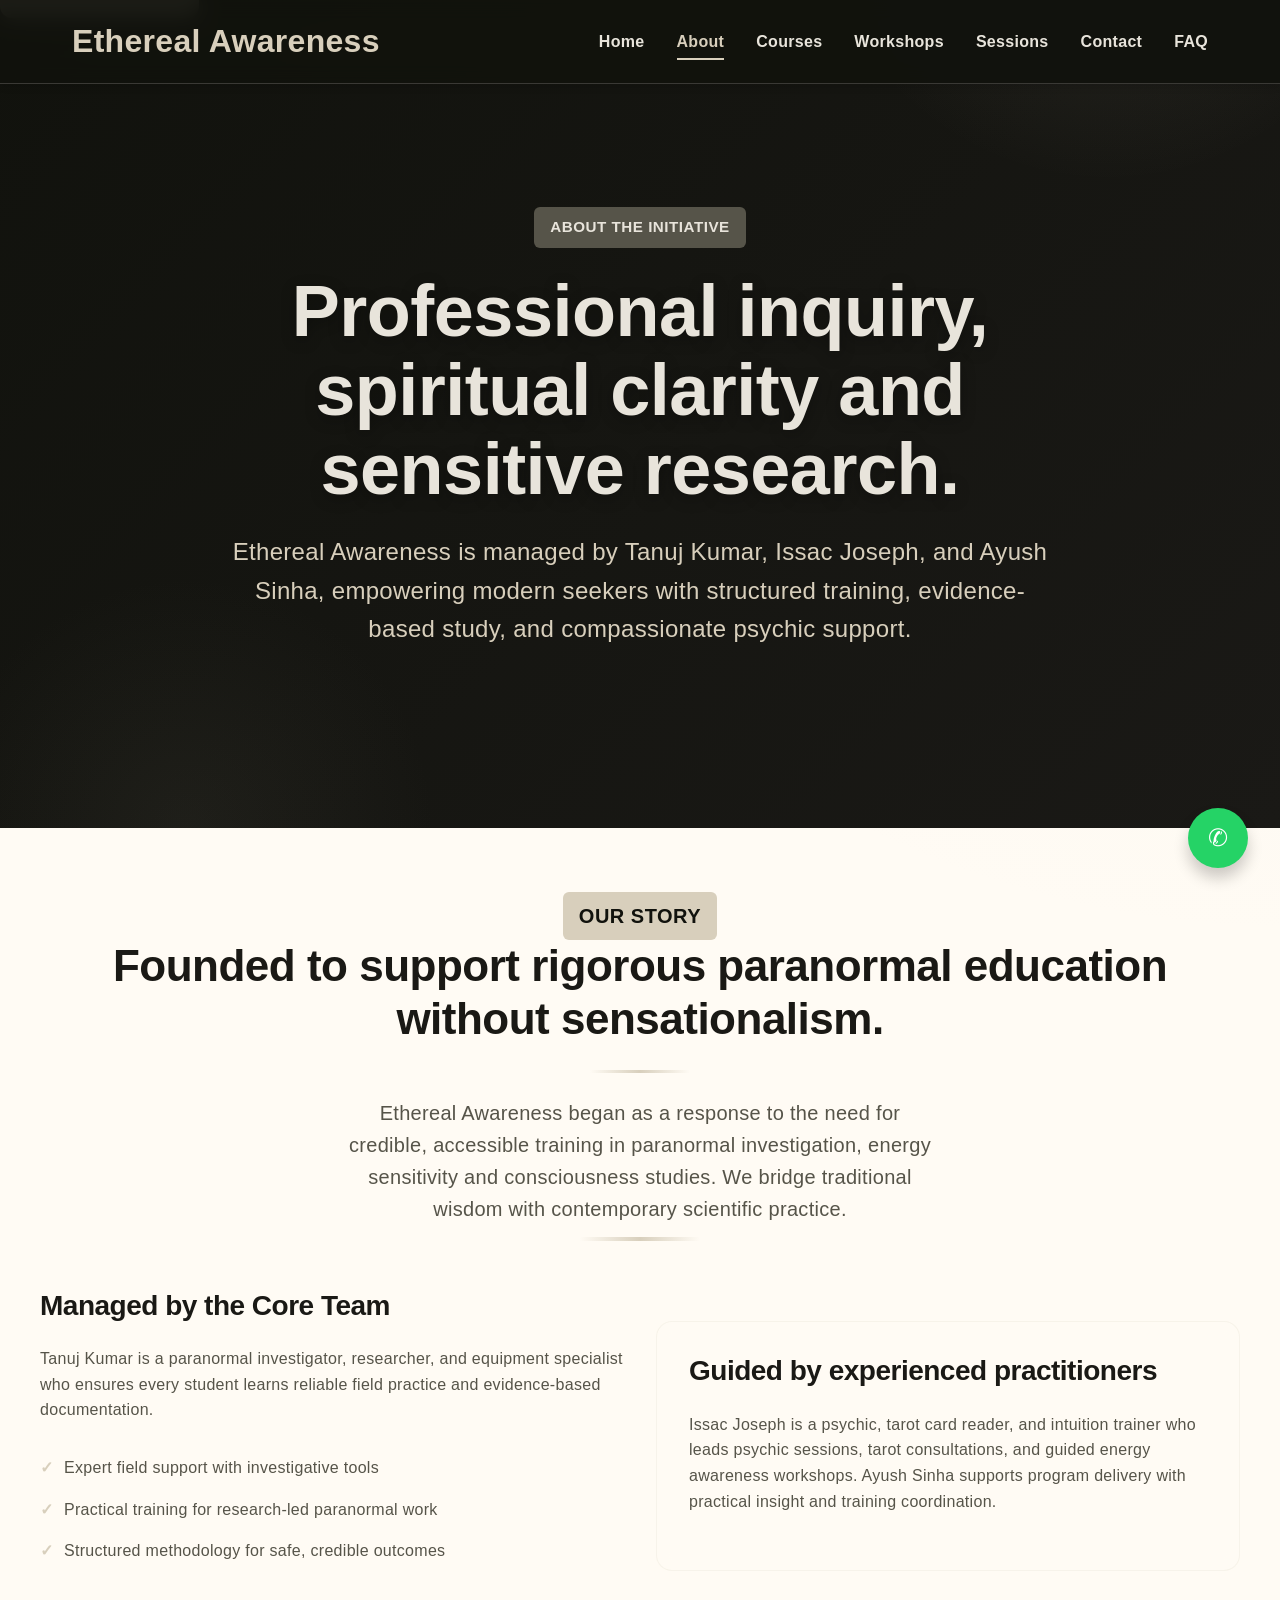
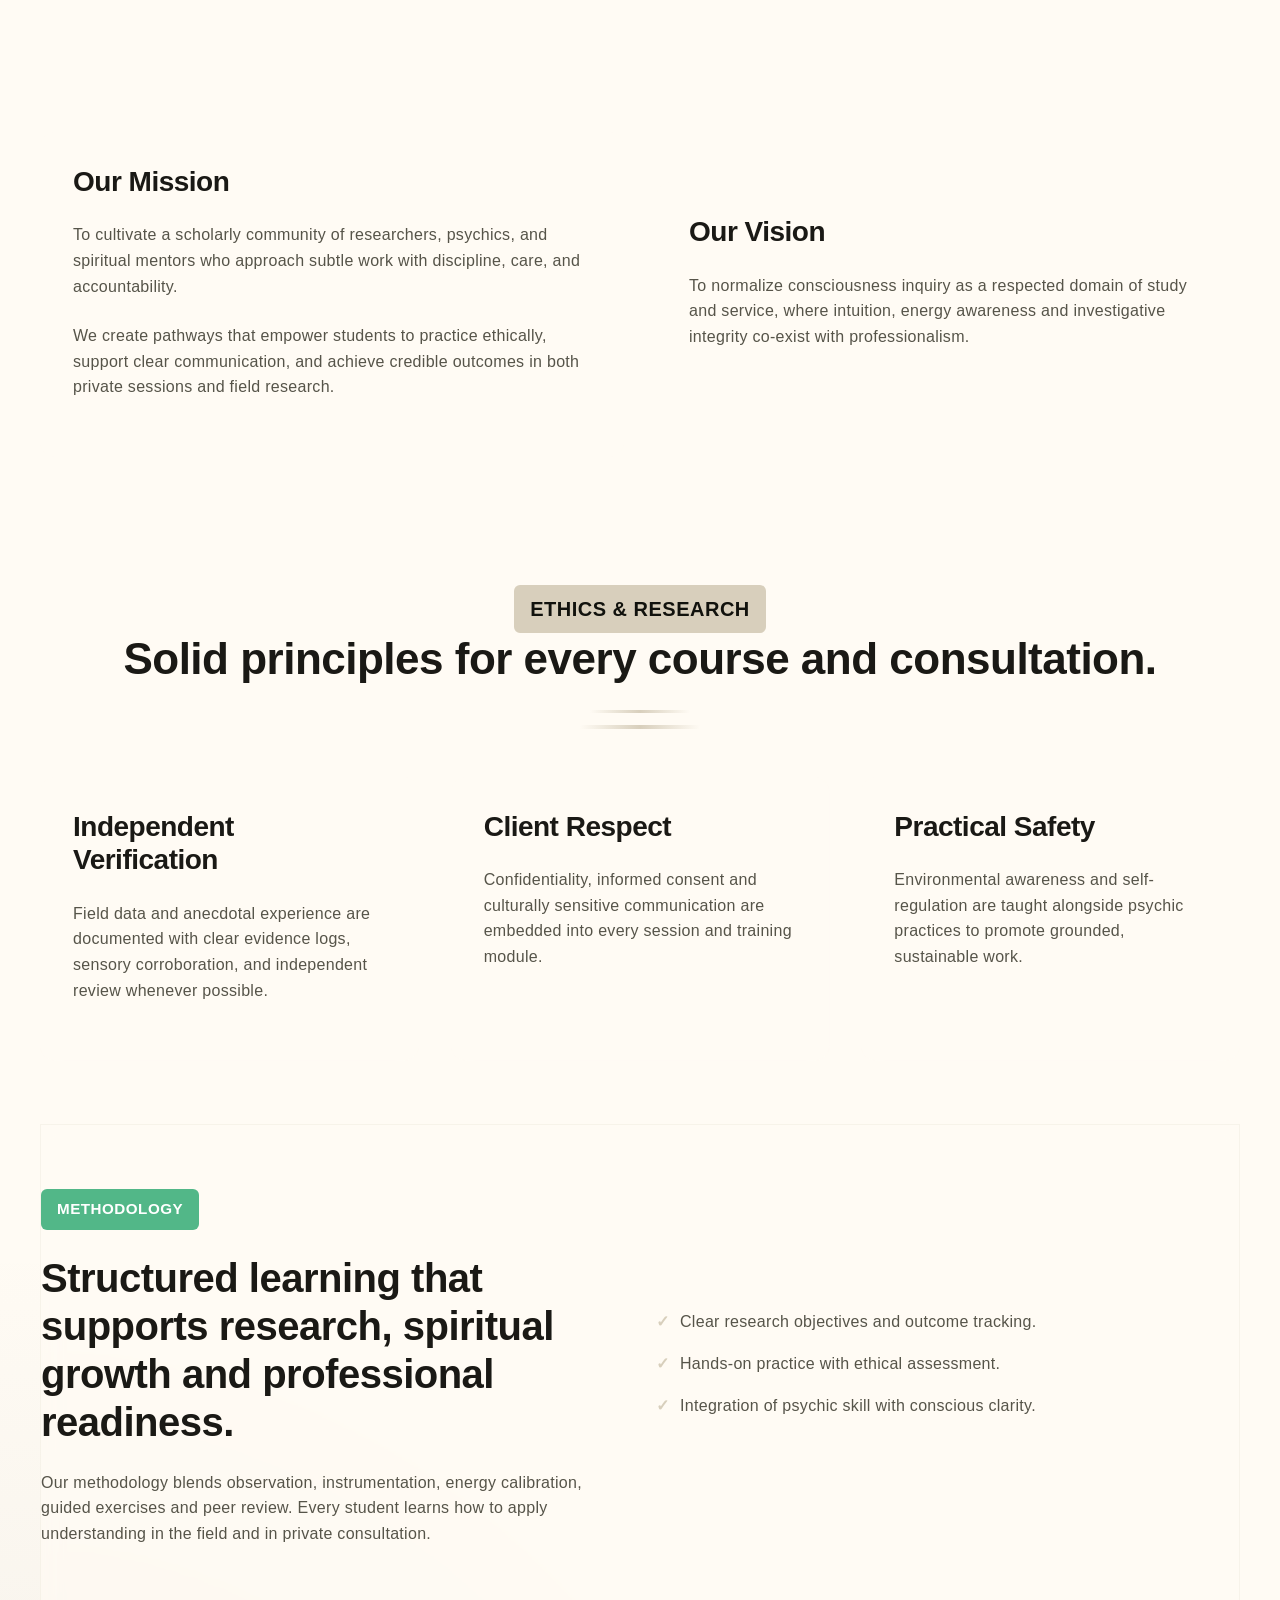
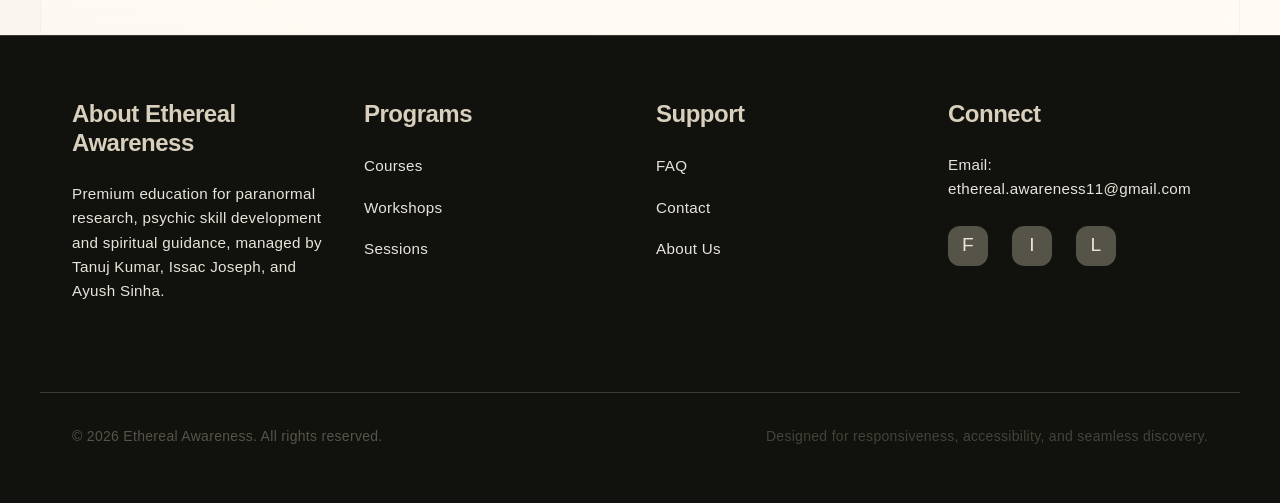
<file: about.html>
<!DOCTYPE html>
<html lang="en">
<head>
  <meta charset="UTF-8" />
  <meta http-equiv="X-UA-Compatible" content="IE=edge" />
  <meta name="viewport" content="width=device-width, initial-scale=1.0" />
  <title>About Ethereal Awareness | Managed by Tanuj Kumar, Isaac Joseph & Ayush Sinha</title>
  <meta name="description" content="Learn about Ethereal Awareness, managed by Tanuj Kumar, Isaac Joseph, and Ayush Sinha, and discover our vision, ethics, research methodology and mission for paranormal education." />
  <meta name="keywords" content="paranormal investigation India, psychic reading India, tarot reading, paranormal training, ghost investigation course, spiritual guidance, psychic development course, energy reading, paranormal workshops, intuition training" />
  <meta property="og:title" content="About Ethereal Awareness | Tanuj Kumar, Issac Joseph & Ayush Sinha" />
  <meta property="og:description" content="Ethereal Awareness offers premium paranormal education and research-led training through Tanuj Kumar, Issac Joseph, and Ayush Sinha. Explore our mission, values and methodology." />
  <meta property="og:type" content="website" />
  <meta property="og:url" content="https://etherealawareness.vercel.app/about.html" />
  <meta property="og:image" content="images/hero-illustration.svg" />
  <meta name="twitter:card" content="summary_large_image" />
  <meta name="twitter:title" content="About Ethereal Awareness | Tanuj Kumar, Issac Joseph & Ayush Sinha" />
  <meta name="twitter:description" content="Discover Ethereal Awareness, a premium platform for paranormal research education and spiritual training managed by Tanuj Kumar, Issac Joseph, and Ayush Sinha." />
  <meta name="twitter:image" content="images/hero-illustration.svg" />
  <link rel="stylesheet" href="css/style.css" />
  <link rel="stylesheet" href="css/responsive.css" />
  <link rel="stylesheet" href="css/animations.css" />
</head>
<body data-schema="AboutPage">
  <a class="skip-link" href="#main-content">Skip to main content</a>
  <div class="scroll-progress"></div>
  <header class="navbar" role="banner">
    <div class="navbar-container container">
      <a class="navbar-brand" href="index.html">Ethereal Awareness</a>
      <nav>
        <button class="hamburger" type="button" aria-label="Toggle navigation">
          <span></span>
          <span></span>
          <span></span>
        </button>
        <div class="navbar-menu" role="navigation" aria-label="Primary navigation">
          <a href="index.html">Home</a>
          <a href="about.html">About</a>
          <a href="courses.html">Courses</a>
          <a href="workshops.html">Workshops</a>
          <a href="sessions.html">Sessions</a>
          <a href="contact.html">Contact</a>
          <a href="faq.html">FAQ</a>
        </div>
      </nav>
    </div>
  </header>

  <main id="main-content">
    <section class="hero">
      <div class="container hero-content scroll-animate">
        <p class="badge badge-secondary text-uppercase">About the initiative</p>
        <h1>Professional inquiry, spiritual clarity and sensitive research.</h1>
        <p class="hero-subtitle">Ethereal Awareness is managed by Tanuj Kumar, Issac Joseph, and Ayush Sinha, empowering modern seekers with structured training, evidence-based study, and compassionate psychic support.</p>
      </div>
    </section>

    <section class="container py-2xl">
      <div class="section-header scroll-animate">
        <p class="badge badge-accent">Our Story</p>
        <h2>Founded to support rigorous paranormal education without sensationalism.</h2>
        <div class="divider"></div>
        <p>Ethereal Awareness began as a response to the need for credible, accessible training in paranormal investigation, energy sensitivity and consciousness studies. We bridge traditional wisdom with contemporary scientific practice.</p>
      </div>

      <div class="grid grid-2 gap-lg items-center">
        <div class="scroll-animate-left">
          <h3>Managed by the Core Team</h3>
          <p>Tanuj Kumar is a paranormal investigator, researcher, and equipment specialist who ensures every student learns reliable field practice and evidence-based documentation.</p>
          <ul class="course-benefits">
            <li>Expert field support with investigative tools</li>
            <li>Practical training for research-led paranormal work</li>
            <li>Structured methodology for safe, credible outcomes</li>
          </ul>
        </div>
        <div class="card card-glass scroll-animate-right">
          <h3>Guided by experienced practitioners</h3>
          <p>Issac Joseph is a psychic, tarot card reader, and intuition trainer who leads psychic sessions, tarot consultations, and guided energy awareness workshops. Ayush Sinha supports program delivery with practical insight and training coordination.</p>
        </div>
      </div>
    </section>

    <section class="container py-2xl">
      <div class="grid grid-2 gap-lg items-center">
        <div class="card scroll-animate-scale">
          <h3>Our Mission</h3>
          <p>To cultivate a scholarly community of researchers, psychics, and spiritual mentors who approach subtle work with discipline, care, and accountability.</p>
          <p>We create pathways that empower students to practice ethically, support clear communication, and achieve credible outcomes in both private sessions and field research.</p>
        </div>
        <div class="card scroll-animate-scale">
          <h3>Our Vision</h3>
          <p>To normalize consciousness inquiry as a respected domain of study and service, where intuition, energy awareness and investigative integrity co-exist with professionalism.</p>
        </div>
      </div>
    </section>

    <section class="container py-2xl">
      <div class="section-header scroll-animate">
        <p class="badge badge-accent">Ethics & Research</p>
        <h2>Solid principles for every course and consultation.</h2>
        <div class="divider"></div>
      </div>

      <div class="grid grid-3 gap-lg">
        <article class="card scroll-animate-scale">
          <h3>Independent Verification</h3>
          <p>Field data and anecdotal experience are documented with clear evidence logs, sensory corroboration, and independent review whenever possible.</p>
        </article>
        <article class="card scroll-animate-scale">
          <h3>Client Respect</h3>
          <p>Confidentiality, informed consent and culturally sensitive communication are embedded into every session and training module.</p>
        </article>
        <article class="card scroll-animate-scale">
          <h3>Practical Safety</h3>
          <p>Environmental awareness and self-regulation are taught alongside psychic practices to promote grounded, sustainable work.</p>
        </article>
      </div>
    </section>

    <section class="container py-2xl card-glass scroll-animate">
      <div class="grid grid-2 gap-lg items-center">
        <div>
          <p class="badge badge-success">Methodology</p>
          <h2>Structured learning that supports research, spiritual growth and professional readiness.</h2>
          <p>Our methodology blends observation, instrumentation, energy calibration, guided exercises and peer review. Every student learns how to apply understanding in the field and in private consultation.</p>
        </div>
        <div>
          <ul class="course-benefits">
            <li>Clear research objectives and outcome tracking.</li>
            <li>Hands-on practice with ethical assessment.</li>
            <li>Integration of psychic skill with conscious clarity.</li>
          </ul>
        </div>
      </div>
    </section>
  </main>

  <footer>
    <div class="container footer-content">
      <div class="footer-section">
        <h4>About Ethereal Awareness</h4>
        <p>Premium education for paranormal research, psychic skill development and spiritual guidance, managed by Tanuj Kumar, Issac Joseph, and Ayush Sinha.</p>
      </div>
      <div class="footer-section">
        <h4>Programs</h4>
        <ul class="footer-links">
          <li><a href="courses.html">Courses</a></li>
          <li><a href="workshops.html">Workshops</a></li>
          <li><a href="sessions.html">Sessions</a></li>
        </ul>
      </div>
      <div class="footer-section">
        <h4>Support</h4>
        <ul class="footer-links">
          <li><a href="faq.html">FAQ</a></li>
          <li><a href="contact.html">Contact</a></li>
          <li><a href="about.html">About Us</a></li>
        </ul>
      </div>
      <div class="footer-section">
        <h4>Connect</h4>
        <p>Email: ethereal.awareness11@gmail.com</p>
        <div class="footer-socials">
          <a href="https://www.facebook.com" target="_blank" rel="noopener" aria-label="Facebook">F</a>
          <a href="https://www.instagram.com" target="_blank" rel="noopener" aria-label="Instagram">I</a>
          <a href="https://www.linkedin.com" target="_blank" rel="noopener" aria-label="LinkedIn">L</a>
        </div>
      </div>
    </div>
    <div class="container footer-bottom">
      <p class="footer-copyright">© 2026 Ethereal Awareness. All rights reserved.</p>
      <p class="text-muted">Designed for responsiveness, accessibility, and seamless discovery.</p>
    </div>
  </footer>

  <button class="back-to-top" type="button" aria-label="Back to top">↑</button>
  <div class="whatsapp-float" data-href="https://wa.me/918809663323?text=Hello,%20I%20would%20like%20to%20learn%20more%20about%20Higher%20Awareness." aria-label="Chat on WhatsApp">✆</div>

  <script defer src="js/main.js"></script>
  <script defer src="js/animations.js"></script>
  <script defer src="js/forms.js"></script>
  <script defer src="js/seo.js"></script>
</body>
</html>
</file>
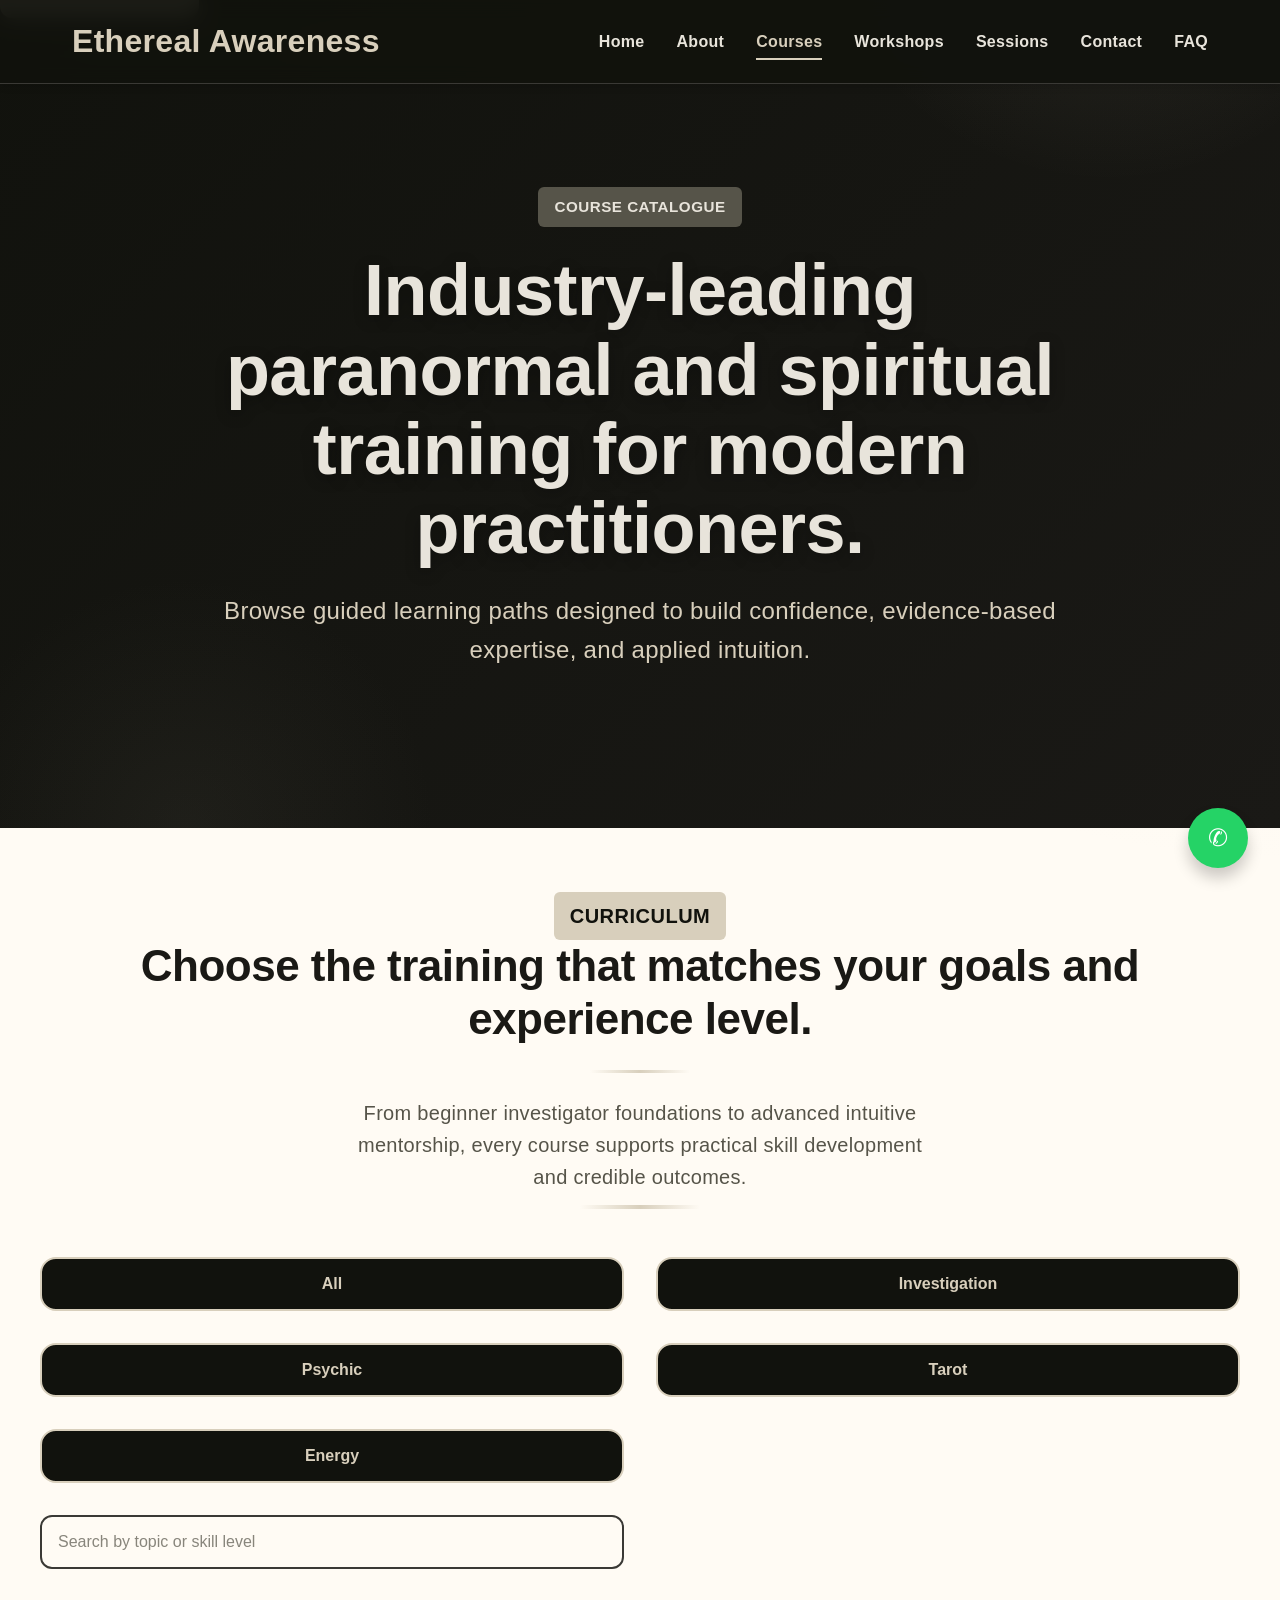
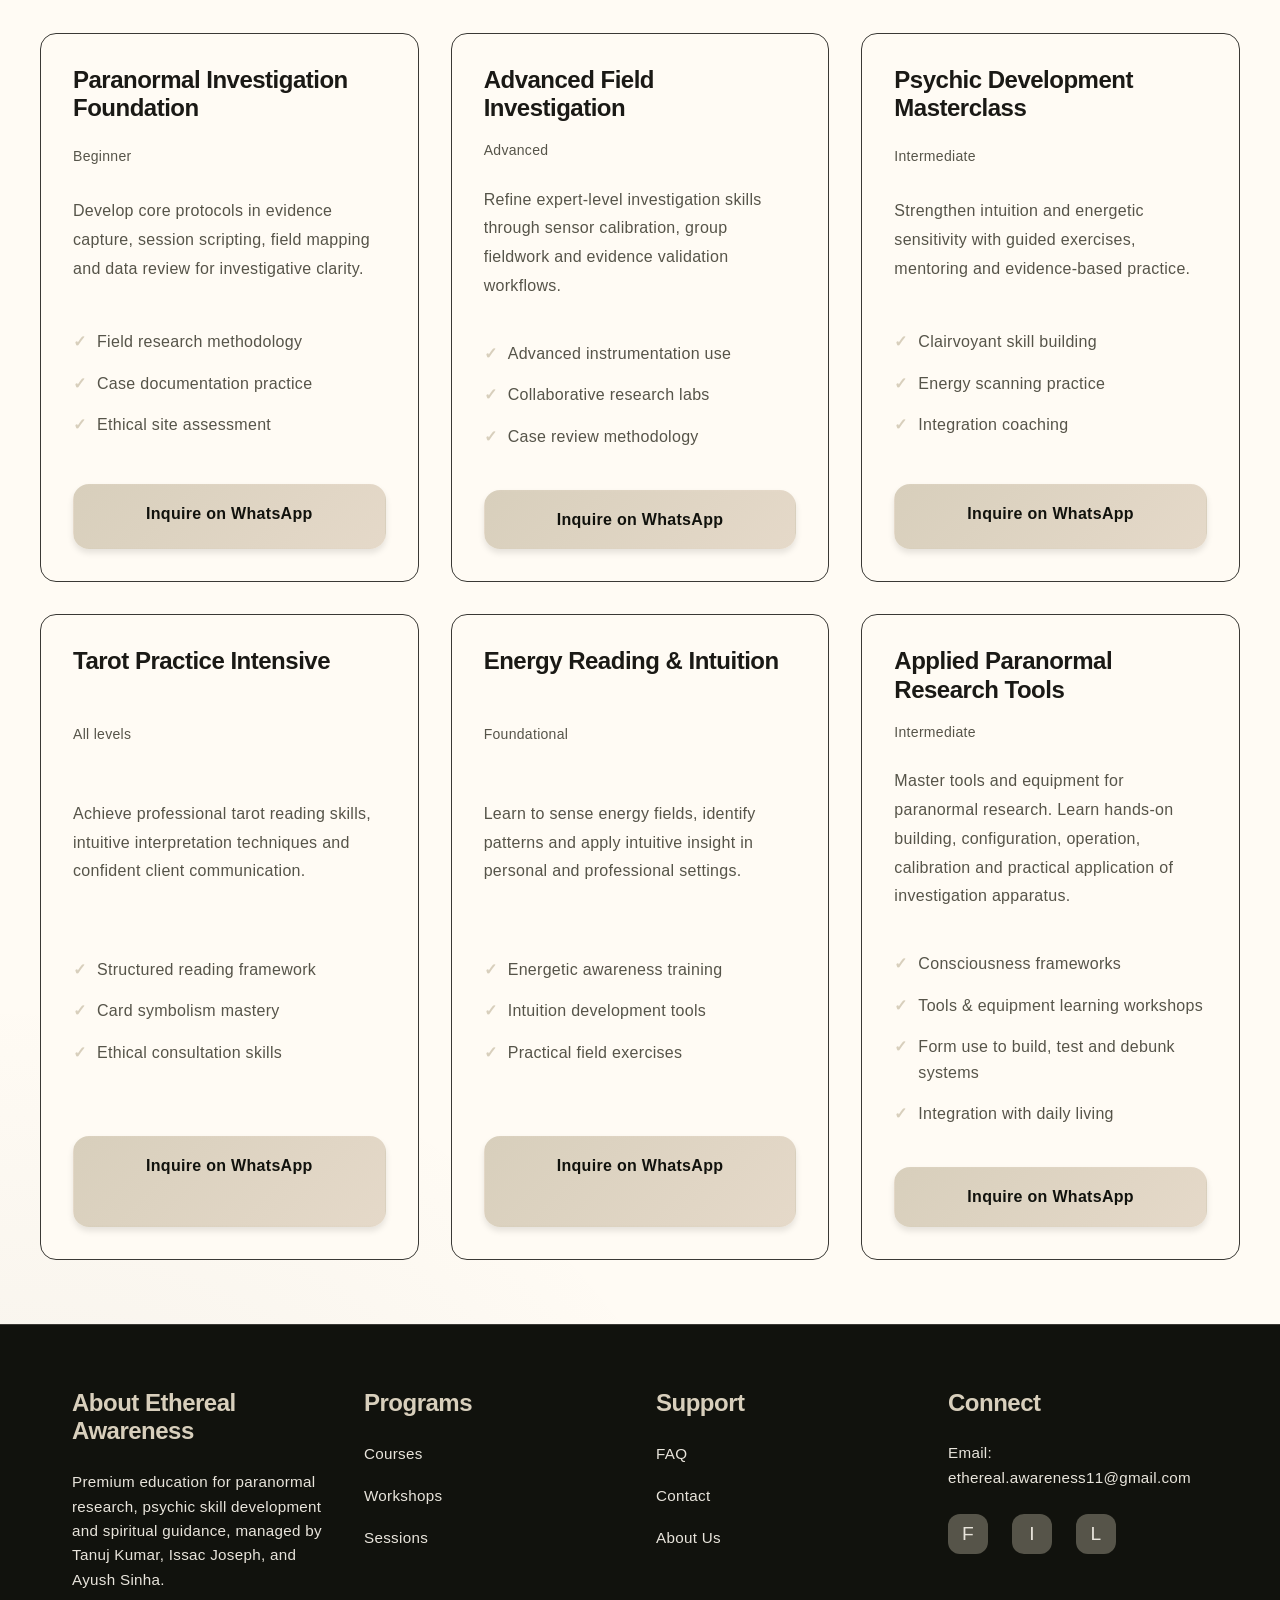
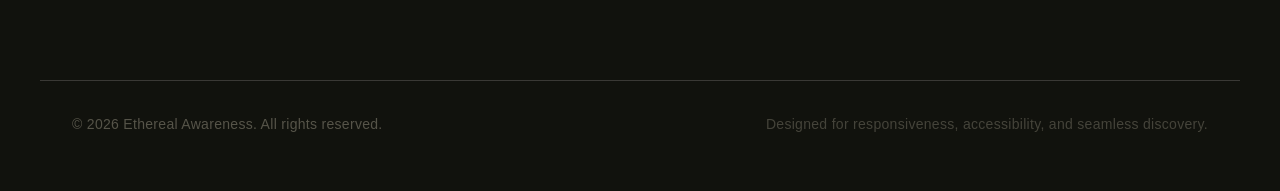
<file: courses.html>
<!DOCTYPE html>
<html lang="en">
<head>
  <meta charset="UTF-8" />
  <meta http-equiv="X-UA-Compatible" content="IE=edge" />
  <meta name="viewport" content="width=device-width, initial-scale=1.0" />
  <title>Courses | Ethereal Awareness Paranormal Training</title>
  <meta name="description" content="Browse Ethereal Awareness courses for paranormal investigation, psychic development, tarot practice, energy training and consciousness studies." />
  <meta name="keywords" content="paranormal investigation India, psychic reading India, tarot reading, paranormal training, ghost investigation course, spiritual guidance, psychic development course, energy reading, paranormal workshops, intuition training" />
  <meta property="og:title" content="Courses | Ethereal Awareness" />
  <meta property="og:description" content="Explore course offerings in paranormal investigation, psychic development, tarot practice, energy reading and intuition training." />
  <meta property="og:type" content="website" />
  <meta property="og:url" content="https://etherealawareness.vercel.app/courses.html" />
  <meta property="og:image" content="images/hero-illustration.svg" />
  <meta name="twitter:card" content="summary_large_image" />
  <meta name="twitter:title" content="Courses | Ethereal Awareness" />
  <meta name="twitter:description" content="Explore course offerings in paranormal investigation, psychic development, tarot practice, energy reading and intuition training." />
  <meta name="twitter:image" content="images/hero-illustration.svg" />
  <link rel="stylesheet" href="css/style.css" />
  <link rel="stylesheet" href="css/responsive.css" />
  <link rel="stylesheet" href="css/animations.css" />
</head>
<body data-schema="Course">
  <a class="skip-link" href="#main-content">Skip to main content</a>
  <div class="scroll-progress"></div>
  <header class="navbar" role="banner">
    <div class="navbar-container container">
      <a class="navbar-brand" href="index.html">Ethereal Awareness</a>
      <nav>
        <button class="hamburger" type="button" aria-label="Toggle navigation">
          <span></span>
          <span></span>
          <span></span>
        </button>
        <div class="navbar-menu" role="navigation" aria-label="Primary navigation">
          <a href="index.html">Home</a>
          <a href="about.html">About</a>
          <a href="courses.html">Courses</a>
          <a href="workshops.html">Workshops</a>
          <a href="sessions.html">Sessions</a>
          <a href="contact.html">Contact</a>
          <a href="faq.html">FAQ</a>
        </div>
      </nav>
    </div>
  </header>

  <main id="main-content">
    <section class="hero">
      <div class="container hero-content scroll-animate">
        <p class="badge badge-secondary text-uppercase">Course catalogue</p>
        <h1>Industry-leading paranormal and spiritual training for modern practitioners.</h1>
        <p class="hero-subtitle">Browse guided learning paths designed to build confidence, evidence-based expertise, and applied intuition.</p>
      </div>
    </section>

    <section class="container py-2xl">
      <div class="section-header scroll-animate">
        <p class="badge badge-accent">Curriculum</p>
        <h2>Choose the training that matches your goals and experience level.</h2>
        <div class="divider"></div>
        <p>From beginner investigator foundations to advanced intuitive mentorship, every course supports practical skill development and credible outcomes.</p>
      </div>

      <div class="grid grid-2 gap-lg course-filter scroll-animate-scale">
        <button class="btn btn-secondary active" type="button" data-category="all">All</button>
        <button class="btn btn-secondary" type="button" data-category="investigation">Investigation</button>
        <button class="btn btn-secondary" type="button" data-category="psychic">Psychic</button>
        <button class="btn btn-secondary" type="button" data-category="tarot">Tarot</button>
        <button class="btn btn-secondary" type="button" data-category="energy">Energy</button>
      </div>

      <div class="grid grid-2 gap-lg mt-lg scroll-animate-right">
        <input id="course-search" type="search" placeholder="Search by topic or skill level" aria-label="Search courses" />
      </div>

      <div class="grid grid-3 gap-lg mt-2xl">
        <article class="card course-card" data-category="investigation">
          <h3 class="course-title">Paranormal Investigation Foundation</h3>
          <p class="course-level">Beginner</p>
          <p class="course-description">Develop core protocols in evidence capture, session scripting, field mapping and data review for investigative clarity.</p>
          <ul class="course-benefits">
            <li>Field research methodology</li>
            <li>Case documentation practice</li>
            <li>Ethical site assessment</li>
          </ul>
          <a class="btn btn-primary course-cta" href="https://wa.me/918809663323?text=Hi,%20I%20would%20like%20to%20inquire%20about%20Paranormal%20Investigation%20Foundation." target="_blank" rel="noopener">Inquire on WhatsApp</a>
        </article>

        <article class="card course-card" data-category="investigation">
          <h3 class="course-title">Advanced Field Investigation</h3>
          <p class="course-level">Advanced</p>
          <p class="course-description">Refine expert-level investigation skills through sensor calibration, group fieldwork and evidence validation workflows.</p>
          <ul class="course-benefits">
            <li>Advanced instrumentation use</li>
            <li>Collaborative research labs</li>
            <li>Case review methodology</li>
          </ul>
          <a class="btn btn-primary course-cta" href="https://wa.me/918809663323?text=Hi,%20I%20would%20like%20to%20inquire%20about%20Advanced%20Field%20Investigation." target="_blank" rel="noopener">Inquire on WhatsApp</a>
        </article>

        <article class="card course-card" data-category="psychic">
          <h3 class="course-title">Psychic Development Masterclass</h3>
          <p class="course-level">Intermediate</p>
          <p class="course-description">Strengthen intuition and energetic sensitivity with guided exercises, mentoring and evidence-based practice.</p>
          <ul class="course-benefits">
            <li>Clairvoyant skill building</li>
            <li>Energy scanning practice</li>
            <li>Integration coaching</li>
          </ul>
          <a class="btn btn-primary course-cta" href="https://wa.me/918809663323?text=Hi,%20I%20would%20like%20to%20inquire%20about%20Psychic%20Development%20Masterclass." target="_blank" rel="noopener">Inquire on WhatsApp</a>
        </article>

        <article class="card course-card" data-category="tarot">
          <h3 class="course-title">Tarot Practice Intensive</h3>
          <p class="course-level">All levels</p>
          <p class="course-description">Achieve professional tarot reading skills, intuitive interpretation techniques and confident client communication.</p>
          <ul class="course-benefits">
            <li>Structured reading framework</li>
            <li>Card symbolism mastery</li>
            <li>Ethical consultation skills</li>
          </ul>
          <a class="btn btn-primary course-cta" href="https://wa.me/918809663323?text=Hi,%20I%20would%20like%20to%20inquire%20about%20Tarot%20Practice%20Intensive." target="_blank" rel="noopener">Inquire on WhatsApp</a>
        </article>

        <article class="card course-card" data-category="energy">
          <h3 class="course-title">Energy Reading & Intuition</h3>
          <p class="course-level">Foundational</p>
          <p class="course-description">Learn to sense energy fields, identify patterns and apply intuitive insight in personal and professional settings.</p>
          <ul class="course-benefits">
            <li>Energetic awareness training</li>
            <li>Intuition development tools</li>
            <li>Practical field exercises</li>
          </ul>
          <a class="btn btn-primary course-cta" href="https://wa.me/918809663323?text=Hi,%20I%20would%20like%20to%20inquire%20about%20Energy%20Reading%20%26%20Intuition." target="_blank" rel="noopener">Inquire on WhatsApp</a>
        </article>

        <article class="card course-card" data-category="energy">
          <h3 class="course-title">Applied Paranormal Research Tools</h3>
          <p class="course-level">Intermediate</p>
          <p class="course-description">Master tools and equipment for paranormal research. Learn hands-on building, configuration, operation, calibration and practical application of investigation apparatus.</p>
          <ul class="course-benefits">
            <li>Consciousness frameworks</li>
            <li>Tools & equipment learning workshops</li>
            <li>Form use to build, test and debunk systems</li>
            <li>Integration with daily living</li>
          </ul>
          <a class="btn btn-primary course-cta" href="https://wa.me/918809663323?text=Hi,%20I%20would%20like%20to%20inquire%20about%20Applied%20Paranormal%20Research%20Tools." target="_blank" rel="noopener">Inquire on WhatsApp</a>
        </article>
      </div>
    </section>
  </main>

  <footer>
    <div class="container footer-content">
      <div class="footer-section">
        <h4>About Ethereal Awareness</h4>
        <p>Premium education for paranormal research, psychic skill development and spiritual guidance, managed by Tanuj Kumar, Issac Joseph, and Ayush Sinha.</p>
      </div>
      <div class="footer-section">
        <h4>Programs</h4>
        <ul class="footer-links">
          <li><a href="courses.html">Courses</a></li>
          <li><a href="workshops.html">Workshops</a></li>
          <li><a href="sessions.html">Sessions</a></li>
        </ul>
      </div>
      <div class="footer-section">
        <h4>Support</h4>
        <ul class="footer-links">
          <li><a href="faq.html">FAQ</a></li>
          <li><a href="contact.html">Contact</a></li>
          <li><a href="about.html">About Us</a></li>
        </ul>
      </div>
      <div class="footer-section">
        <h4>Connect</h4>
        <p>Email: ethereal.awareness11@gmail.com</p>
        <div class="footer-socials">
          <a href="https://www.facebook.com" target="_blank" rel="noopener" aria-label="Facebook">F</a>
          <a href="https://www.instagram.com" target="_blank" rel="noopener" aria-label="Instagram">I</a>
          <a href="https://www.linkedin.com" target="_blank" rel="noopener" aria-label="LinkedIn">L</a>
        </div>
      </div>
    </div>
    <div class="container footer-bottom">
      <p class="footer-copyright">© 2026 Ethereal Awareness. All rights reserved.</p>
      <p class="text-muted">Designed for responsiveness, accessibility, and seamless discovery.</p>
    </div>
  </footer>

  <button class="back-to-top" type="button" aria-label="Back to top">↑</button>
  <div class="whatsapp-float" data-href="https://wa.me/918809663323?text=Hello,%20I%20would%20like%20to%20learn%20more%20about%20Higher%20Awareness." aria-label="Chat on WhatsApp">✆</div>

  <script defer src="js/main.js"></script>
  <script defer src="js/animations.js"></script>
  <script defer src="js/forms.js"></script>
  <script defer src="js/seo.js"></script>
</body>
</html>
</file>
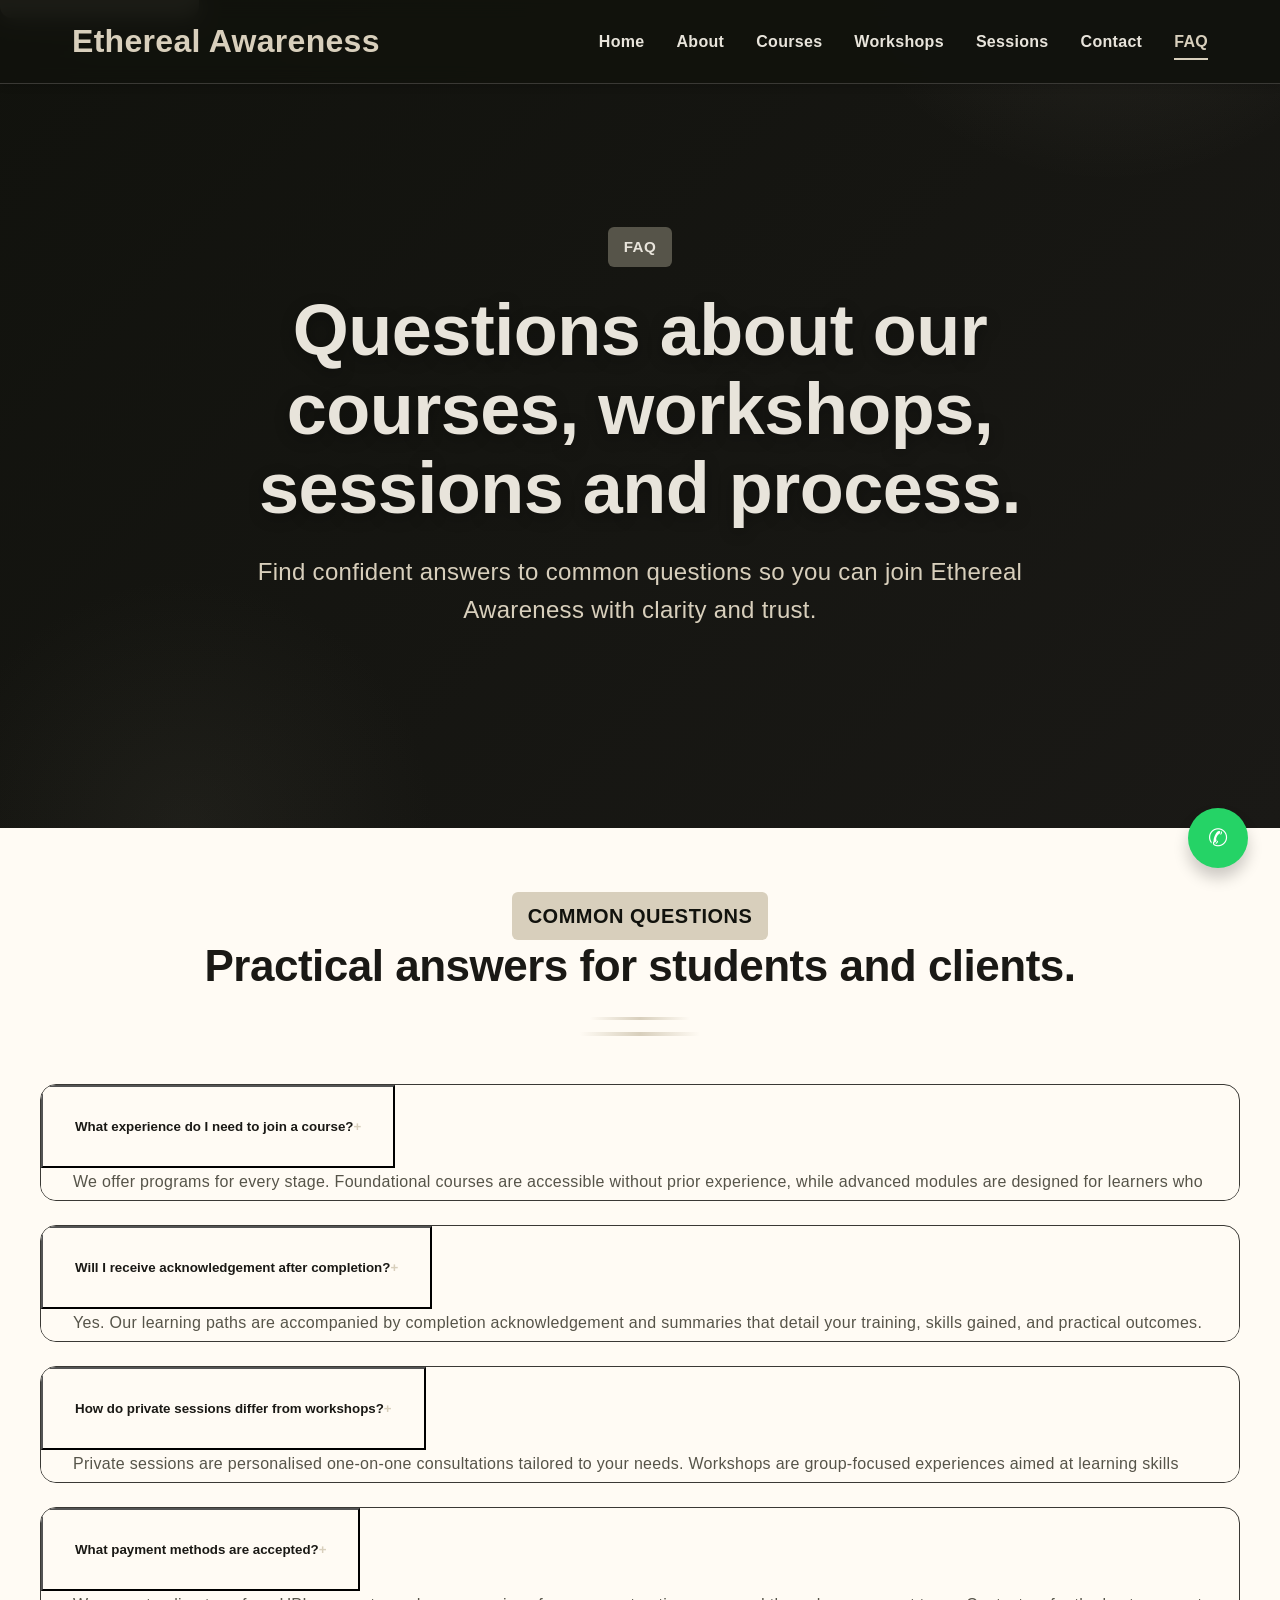
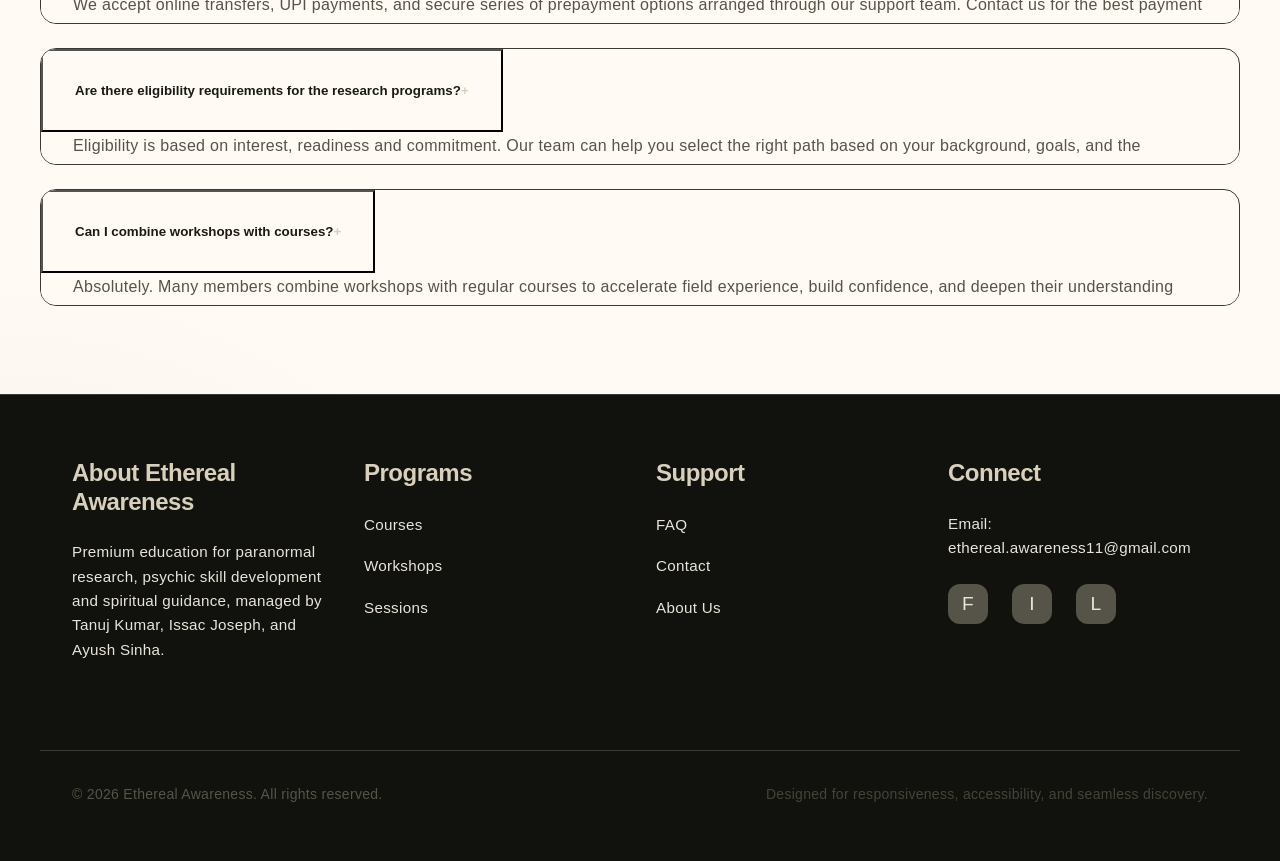
<file: faq.html>
<!DOCTYPE html>
<html lang="en">
<head>
  <meta charset="UTF-8" />
  <meta http-equiv="X-UA-Compatible" content="IE=edge" />
  <meta name="viewport" content="width=device-width, initial-scale=1.0" />
  <title>FAQ | Ethereal Awareness Paranormal Education</title>
  <meta name="description" content="Frequently asked questions about Ethereal Awareness courses, workshops, sessions, payments and eligibility." />
  <meta name="keywords" content="paranormal investigation India, psychic reading India, tarot reading, paranormal training, ghost investigation course, spiritual guidance, psychic development course, energy reading, paranormal workshops, intuition training" />
  <meta property="og:title" content="FAQ | Ethereal Awareness" />
  <meta property="og:description" content="Frequently asked questions about Ethereal Awareness courses, workshops, sessions, payments and eligibility." />
  <meta property="og:type" content="website" />
  <meta property="og:url" content="https://etherealawareness.vercel.app/faq.html" />
  <meta property="og:image" content="images/hero-illustration.svg" />
  <meta name="twitter:card" content="summary_large_image" />
  <meta name="twitter:title" content="FAQ | Ethereal Awareness" />
  <meta name="twitter:description" content="Frequently asked questions about Ethereal Awareness courses, workshops, sessions, payments and eligibility." />
  <meta name="twitter:image" content="images/hero-illustration.svg" />
  <link rel="stylesheet" href="css/style.css" />
  <link rel="stylesheet" href="css/responsive.css" />
  <link rel="stylesheet" href="css/animations.css" />
</head>
<body data-schema="FAQPage">
  <a class="skip-link" href="#main-content">Skip to main content</a>
  <div class="scroll-progress"></div>
  <header class="navbar" role="banner">
    <div class="navbar-container container">
      <a class="navbar-brand" href="index.html">Ethereal Awareness</a>
      <nav>
        <button class="hamburger" type="button" aria-label="Toggle navigation">
          <span></span>
          <span></span>
          <span></span>
        </button>
        <div class="navbar-menu" role="navigation" aria-label="Primary navigation">
          <a href="index.html">Home</a>
          <a href="about.html">About</a>
          <a href="courses.html">Courses</a>
          <a href="workshops.html">Workshops</a>
          <a href="sessions.html">Sessions</a>
          <a href="contact.html">Contact</a>
          <a href="faq.html">FAQ</a>
        </div>
      </nav>
    </div>
  </header>

  <main id="main-content">
    <section class="hero">
      <div class="container hero-content scroll-animate">
        <p class="badge badge-secondary text-uppercase">FAQ</p>
        <h1>Questions about our courses, workshops, sessions and process.</h1>
        <p class="hero-subtitle">Find confident answers to common questions so you can join Ethereal Awareness with clarity and trust.</p>
      </div>
    </section>

    <section class="container py-2xl">
      <div class="section-header scroll-animate">
        <p class="badge badge-accent">Common questions</p>
        <h2>Practical answers for students and clients.</h2>
        <div class="divider"></div>
      </div>

      <div class="faq-item scroll-animate-scale">
        <button class="faq-question" type="button" aria-expanded="false">
          What experience do I need to join a course?
          <span class="faq-icon">+</span>
        </button>
        <div class="faq-answer">
          <p>We offer programs for every stage. Foundational courses are accessible without prior experience, while advanced modules are designed for learners who already have basic familiarity with energy or intuitive work.</p>
        </div>
      </div>

      <div class="faq-item scroll-animate-scale">
        <button class="faq-question" type="button" aria-expanded="false">
          Will I receive acknowledgement after completion?
          <span class="faq-icon">+</span>
        </button>
        <div class="faq-answer">
          <p>Yes. Our learning paths are accompanied by completion acknowledgement and summaries that detail your training, skills gained, and practical outcomes.</p>
        </div>
      </div>

      <div class="faq-item scroll-animate-scale">
        <button class="faq-question" type="button" aria-expanded="false">
          How do private sessions differ from workshops?
          <span class="faq-icon">+</span>
        </button>
        <div class="faq-answer">
          <p>Private sessions are personalised one-on-one consultations tailored to your needs. Workshops are group-focused experiences aimed at learning skills through shared practice and guided exercises.</p>
        </div>
      </div>

      <div class="faq-item scroll-animate-scale">
        <button class="faq-question" type="button" aria-expanded="false">
          What payment methods are accepted?
          <span class="faq-icon">+</span>
        </button>
        <div class="faq-answer">
          <p>We accept online transfers, UPI payments, and secure series of prepayment options arranged through our support team. Contact us for the best payment plan for your schedule.</p>
        </div>
      </div>

      <div class="faq-item scroll-animate-scale">
        <button class="faq-question" type="button" aria-expanded="false">
          Are there eligibility requirements for the research programs?
          <span class="faq-icon">+</span>
        </button>
        <div class="faq-answer">
          <p>Eligibility is based on interest, readiness and commitment. Our team can help you select the right path based on your background, goals, and the program’s learning outcomes.</p>
        </div>
      </div>

      <div class="faq-item scroll-animate-scale">
        <button class="faq-question" type="button" aria-expanded="false">
          Can I combine workshops with courses?
          <span class="faq-icon">+</span>
        </button>
        <div class="faq-answer">
          <p>Absolutely. Many members combine workshops with regular courses to accelerate field experience, build confidence, and deepen their understanding through practical labs.</p>
        </div>
      </div>
    </section>
  </main>

  <footer>
    <div class="container footer-content">
      <div class="footer-section">
        <h4>About Ethereal Awareness</h4>
        <p>Premium education for paranormal research, psychic skill development and spiritual guidance, managed by Tanuj Kumar, Issac Joseph, and Ayush Sinha.</p>
      </div>
      <div class="footer-section">
        <h4>Programs</h4>
        <ul class="footer-links">
          <li><a href="courses.html">Courses</a></li>
          <li><a href="workshops.html">Workshops</a></li>
          <li><a href="sessions.html">Sessions</a></li>
        </ul>
      </div>
      <div class="footer-section">
        <h4>Support</h4>
        <ul class="footer-links">
          <li><a href="faq.html">FAQ</a></li>
          <li><a href="contact.html">Contact</a></li>
          <li><a href="about.html">About Us</a></li>
        </ul>
      </div>
      <div class="footer-section">
        <h4>Connect</h4>
        <p>Email: ethereal.awareness11@gmail.com</p>
        <div class="footer-socials">
          <a href="https://www.facebook.com" target="_blank" rel="noopener" aria-label="Facebook">F</a>
          <a href="https://www.instagram.com" target="_blank" rel="noopener" aria-label="Instagram">I</a>
          <a href="https://www.linkedin.com" target="_blank" rel="noopener" aria-label="LinkedIn">L</a>
        </div>
      </div>
    </div>
    <div class="container footer-bottom">
      <p class="footer-copyright">© 2026 Ethereal Awareness. All rights reserved.</p>
      <p class="text-muted">Designed for responsiveness, accessibility, and seamless discovery.</p>
    </div>
  </footer>

  <button class="back-to-top" type="button" aria-label="Back to top">↑</button>
  <div class="whatsapp-float" data-href="https://wa.me/918809663323?text=Hello,%20I%20would%20like%20to%20learn%20more%20about%20Higher%20Awareness." aria-label="Chat on WhatsApp">✆</div>

  <script defer src="js/main.js"></script>
  <script defer src="js/animations.js"></script>
  <script defer src="js/forms.js"></script>
  <script defer src="js/seo.js"></script>
</body>
</html>
</file>
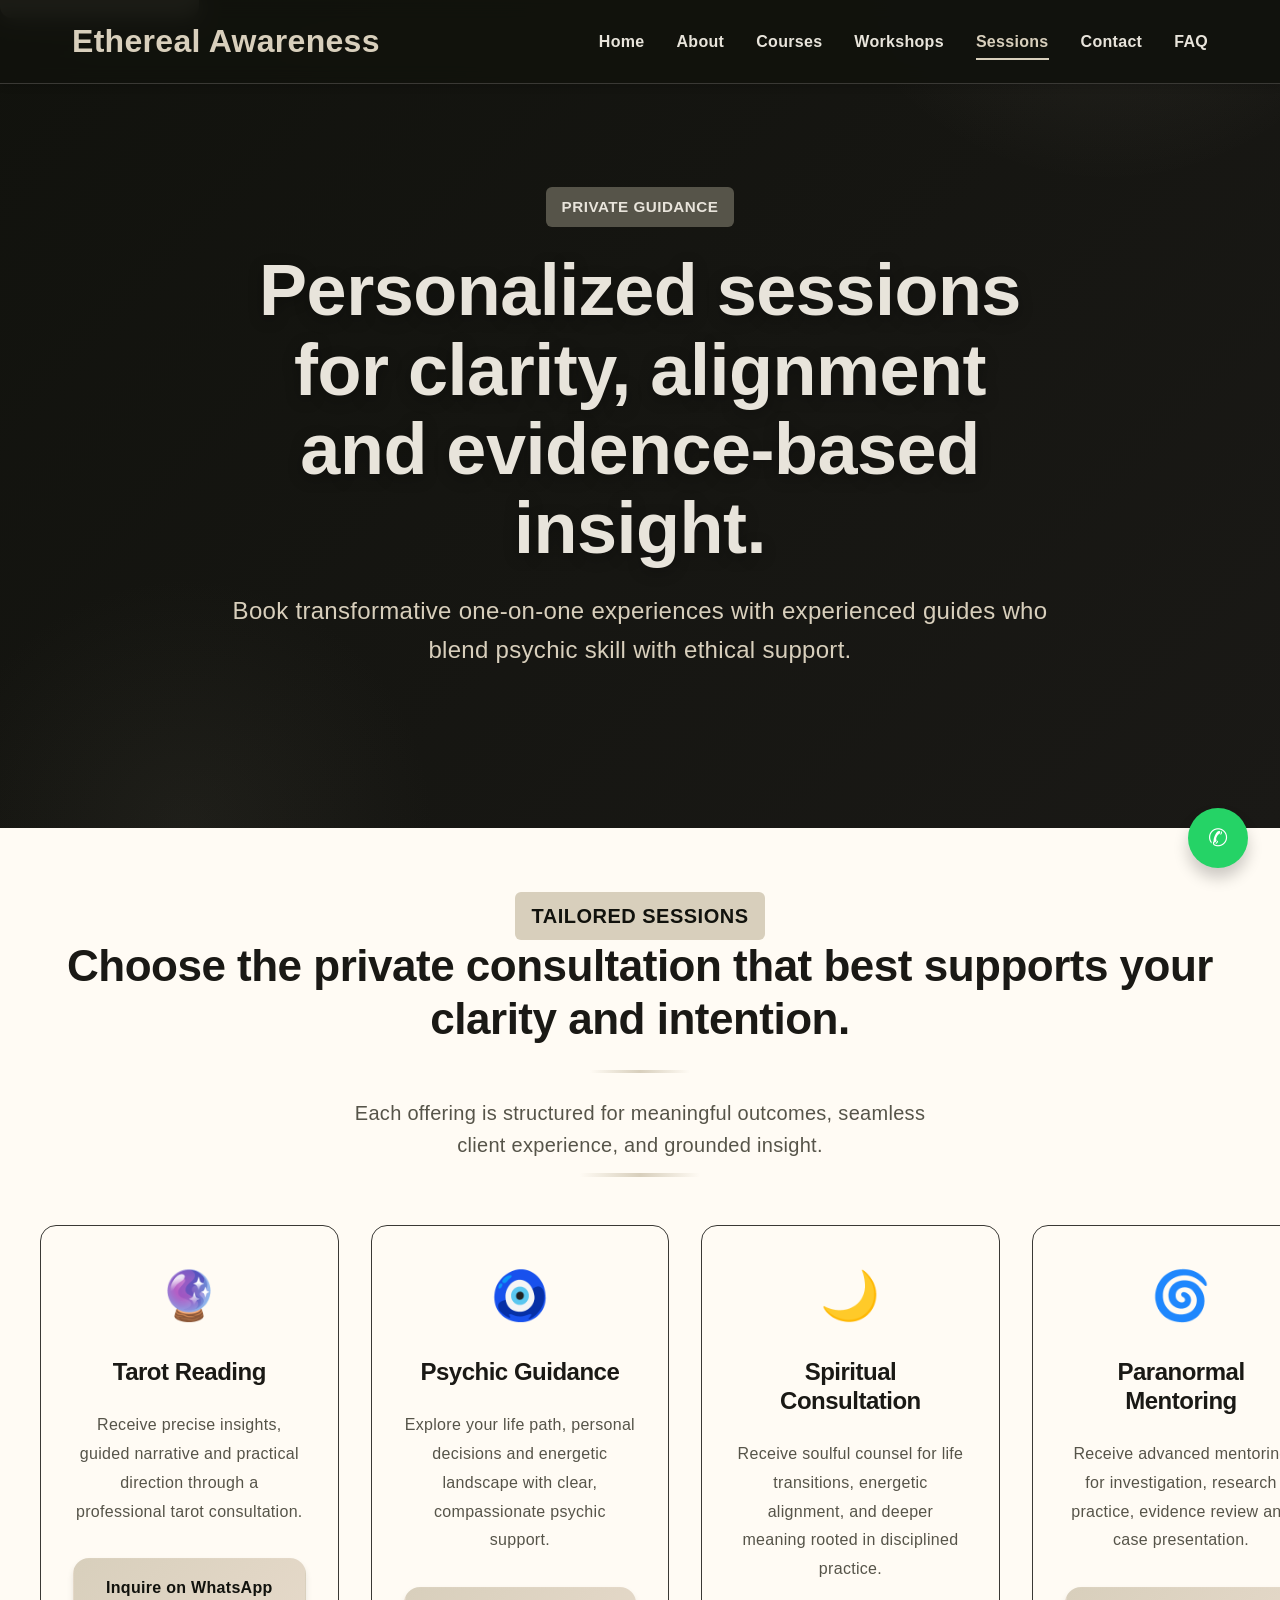
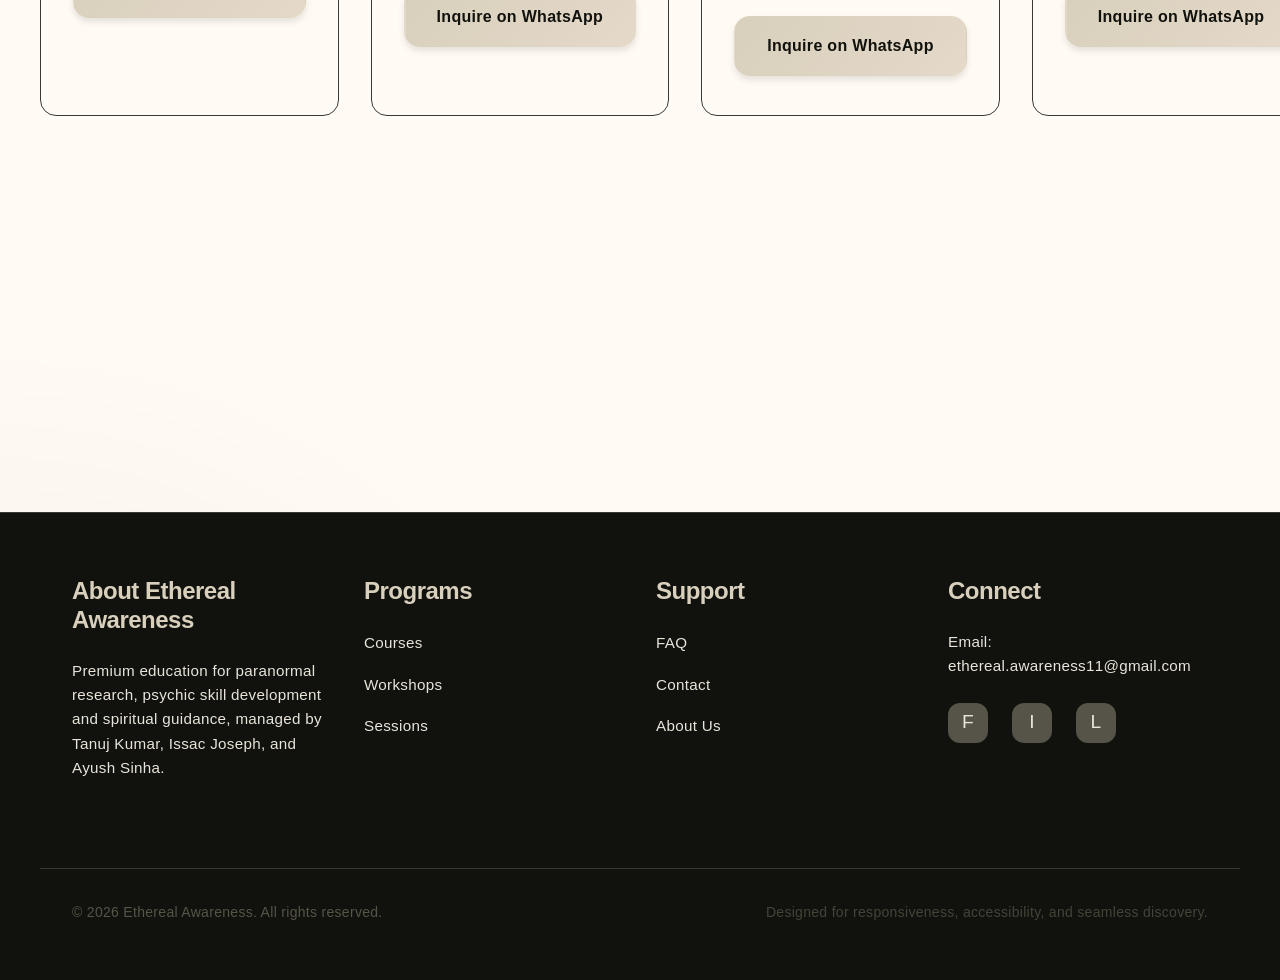
<file: sessions.html>
<!DOCTYPE html>
<html lang="en">
<head>
  <meta charset="UTF-8" />
  <meta http-equiv="X-UA-Compatible" content="IE=edge" />
  <meta name="viewport" content="width=device-width, initial-scale=1.0" />
  <title>One-on-One Sessions | Ethereal Awareness</title>
  <meta name="description" content="Book one-on-one private sessions for tarot reading, psychic guidance, spiritual consultation and paranormal mentoring with Ethereal Awareness." />
  <meta name="keywords" content="paranormal investigation India, psychic reading India, tarot reading, paranormal training, ghost investigation course, spiritual guidance, psychic development course, energy reading, paranormal workshops, intuition training" />
  <meta property="og:title" content="One-on-One Sessions | Ethereal Awareness" />
  <meta property="og:description" content="Book private sessions for tarot reading, psychic guidance, spiritual consultation and paranormal mentoring." />
  <meta property="og:type" content="website" />
  <meta property="og:url" content="https://etherealawareness.vercel.app/sessions.html" />
  <meta property="og:image" content="images/hero-illustration.svg" />
  <meta name="twitter:card" content="summary_large_image" />
  <meta name="twitter:title" content="One-on-One Sessions | Ethereal Awareness" />
  <meta name="twitter:description" content="Book private sessions for tarot reading, psychic guidance, spiritual consultation and paranormal mentoring." />
  <meta name="twitter:image" content="images/hero-illustration.svg" />
  <link rel="stylesheet" href="css/style.css" />
  <link rel="stylesheet" href="css/responsive.css" />
  <link rel="stylesheet" href="css/animations.css" />
</head>
<body data-schema="Service">
  <a class="skip-link" href="#main-content">Skip to main content</a>
  <div class="scroll-progress"></div>
  <header class="navbar" role="banner">
    <div class="navbar-container container">
      <a class="navbar-brand" href="index.html">Ethereal Awareness</a>
      <nav>
        <button class="hamburger" type="button" aria-label="Toggle navigation">
          <span></span>
          <span></span>
          <span></span>
        </button>
        <div class="navbar-menu" role="navigation" aria-label="Primary navigation">
          <a href="index.html">Home</a>
          <a href="about.html">About</a>
          <a href="courses.html">Courses</a>
          <a href="workshops.html">Workshops</a>
          <a href="sessions.html">Sessions</a>
          <a href="contact.html">Contact</a>
          <a href="faq.html">FAQ</a>
        </div>
      </nav>
    </div>
  </header>

  <main id="main-content">
    <section class="hero">
      <div class="container hero-content scroll-animate">
        <p class="badge badge-secondary text-uppercase">Private guidance</p>
        <h1>Personalized sessions for clarity, alignment and evidence-based insight.</h1>
        <p class="hero-subtitle">Book transformative one-on-one experiences with experienced guides who blend psychic skill with ethical support.</p>
      </div>
    </section>

    <section class="container py-2xl">
      <div class="section-header scroll-animate">
        <p class="badge badge-accent">Tailored sessions</p>
        <h2>Choose the private consultation that best supports your clarity and intention.</h2>
        <div class="divider"></div>
        <p>Each offering is structured for meaningful outcomes, seamless client experience, and grounded insight.</p>
      </div>

      <div class="grid grid-4 gap-lg">
        <article class="card session-card scroll-animate-scale">
          <p class="session-icon">🔮</p>
          <h3 class="session-title">Tarot Reading</h3>
          <p class="session-description">Receive precise insights, guided narrative and practical direction through a professional tarot consultation.</p>
          <a class="btn btn-primary" href="https://wa.me/918809663323?text=Hi,%20I%20would%20like%20to%20inquire%20about%20a%20Tarot%20Reading." target="_blank" rel="noopener">Inquire on WhatsApp</a>
        </article>

        <article class="card session-card scroll-animate-scale">
          <p class="session-icon">🧿</p>
          <h3 class="session-title">Psychic Guidance</h3>
          <p class="session-description">Explore your life path, personal decisions and energetic landscape with clear, compassionate psychic support.</p>
          <a class="btn btn-primary" href="https://wa.me/918809663323?text=Hi,%20I%20would%20like%20to%20inquire%20about%20Psychic%20Guidance." target="_blank" rel="noopener">Inquire on WhatsApp</a>
        </article>

        <article class="card session-card scroll-animate-scale">
          <p class="session-icon">🌙</p>
          <h3 class="session-title">Spiritual Consultation</h3>
          <p class="session-description">Receive soulful counsel for life transitions, energetic alignment, and deeper meaning rooted in disciplined practice.</p>
          <a class="btn btn-primary" href="https://wa.me/918809663323?text=Hi,%20I%20would%20like%20to%20inquire%20about%20a%20Spiritual%20Consultation." target="_blank" rel="noopener">Inquire on WhatsApp</a>
        </article>

        <article class="card session-card scroll-animate-scale">
          <p class="session-icon">🌀</p>
          <h3 class="session-title">Paranormal Mentoring</h3>
          <p class="session-description">Receive advanced mentoring for investigation, research practice, evidence review and case presentation.</p>
          <a class="btn btn-primary" href="https://wa.me/918809663323?text=Hi,%20I%20would%20like%20to%20inquire%20about%20Paranormal%20Mentoring." target="_blank" rel="noopener">Inquire on WhatsApp</a>
        </article>
      </div>

      <div class="card card-glass mt-2xl scroll-animate-right">
        <h3>Why book a private session?</h3>
        <p>Personal sessions allow focused guidance tailored to your goals, whether you seek energetic clarity, reading skill development or evidence-informed insight for investigation.</p>
        <a class="btn btn-secondary" href="contact.html">Speak with a coordinator</a>
      </div>
    </section>
  </main>

  <footer>
    <div class="container footer-content">
      <div class="footer-section">
        <h4>About Ethereal Awareness</h4>
        <p>Premium education for paranormal research, psychic skill development and spiritual guidance, managed by Tanuj Kumar, Issac Joseph, and Ayush Sinha.</p>
      </div>
      <div class="footer-section">
        <h4>Programs</h4>
        <ul class="footer-links">
          <li><a href="courses.html">Courses</a></li>
          <li><a href="workshops.html">Workshops</a></li>
          <li><a href="sessions.html">Sessions</a></li>
        </ul>
      </div>
      <div class="footer-section">
        <h4>Support</h4>
        <ul class="footer-links">
          <li><a href="faq.html">FAQ</a></li>
          <li><a href="contact.html">Contact</a></li>
          <li><a href="about.html">About Us</a></li>
        </ul>
      </div>
      <div class="footer-section">
        <h4>Connect</h4>
        <p>Email: ethereal.awareness11@gmail.com</p>
        <div class="footer-socials">
          <a href="https://www.facebook.com" target="_blank" rel="noopener" aria-label="Facebook">F</a>
          <a href="https://www.instagram.com" target="_blank" rel="noopener" aria-label="Instagram">I</a>
          <a href="https://www.linkedin.com" target="_blank" rel="noopener" aria-label="LinkedIn">L</a>
        </div>
      </div>
    </div>
    <div class="container footer-bottom">
      <p class="footer-copyright">© 2026 Ethereal Awareness. All rights reserved.</p>
      <p class="text-muted">Designed for responsiveness, accessibility, and seamless discovery.</p>
    </div>
  </footer>

  <button class="back-to-top" type="button" aria-label="Back to top">↑</button>
  <div class="whatsapp-float" data-href="https://wa.me/918809663323?text=Hello,%20I%20would%20like%20to%20learn%20more%20about%20Higher%20Awareness." aria-label="Chat on WhatsApp">✆</div>

  <script defer src="js/main.js"></script>
  <script defer src="js/animations.js"></script>
  <script defer src="js/forms.js"></script>
  <script defer src="js/seo.js"></script>
</body>
</html>
</file>
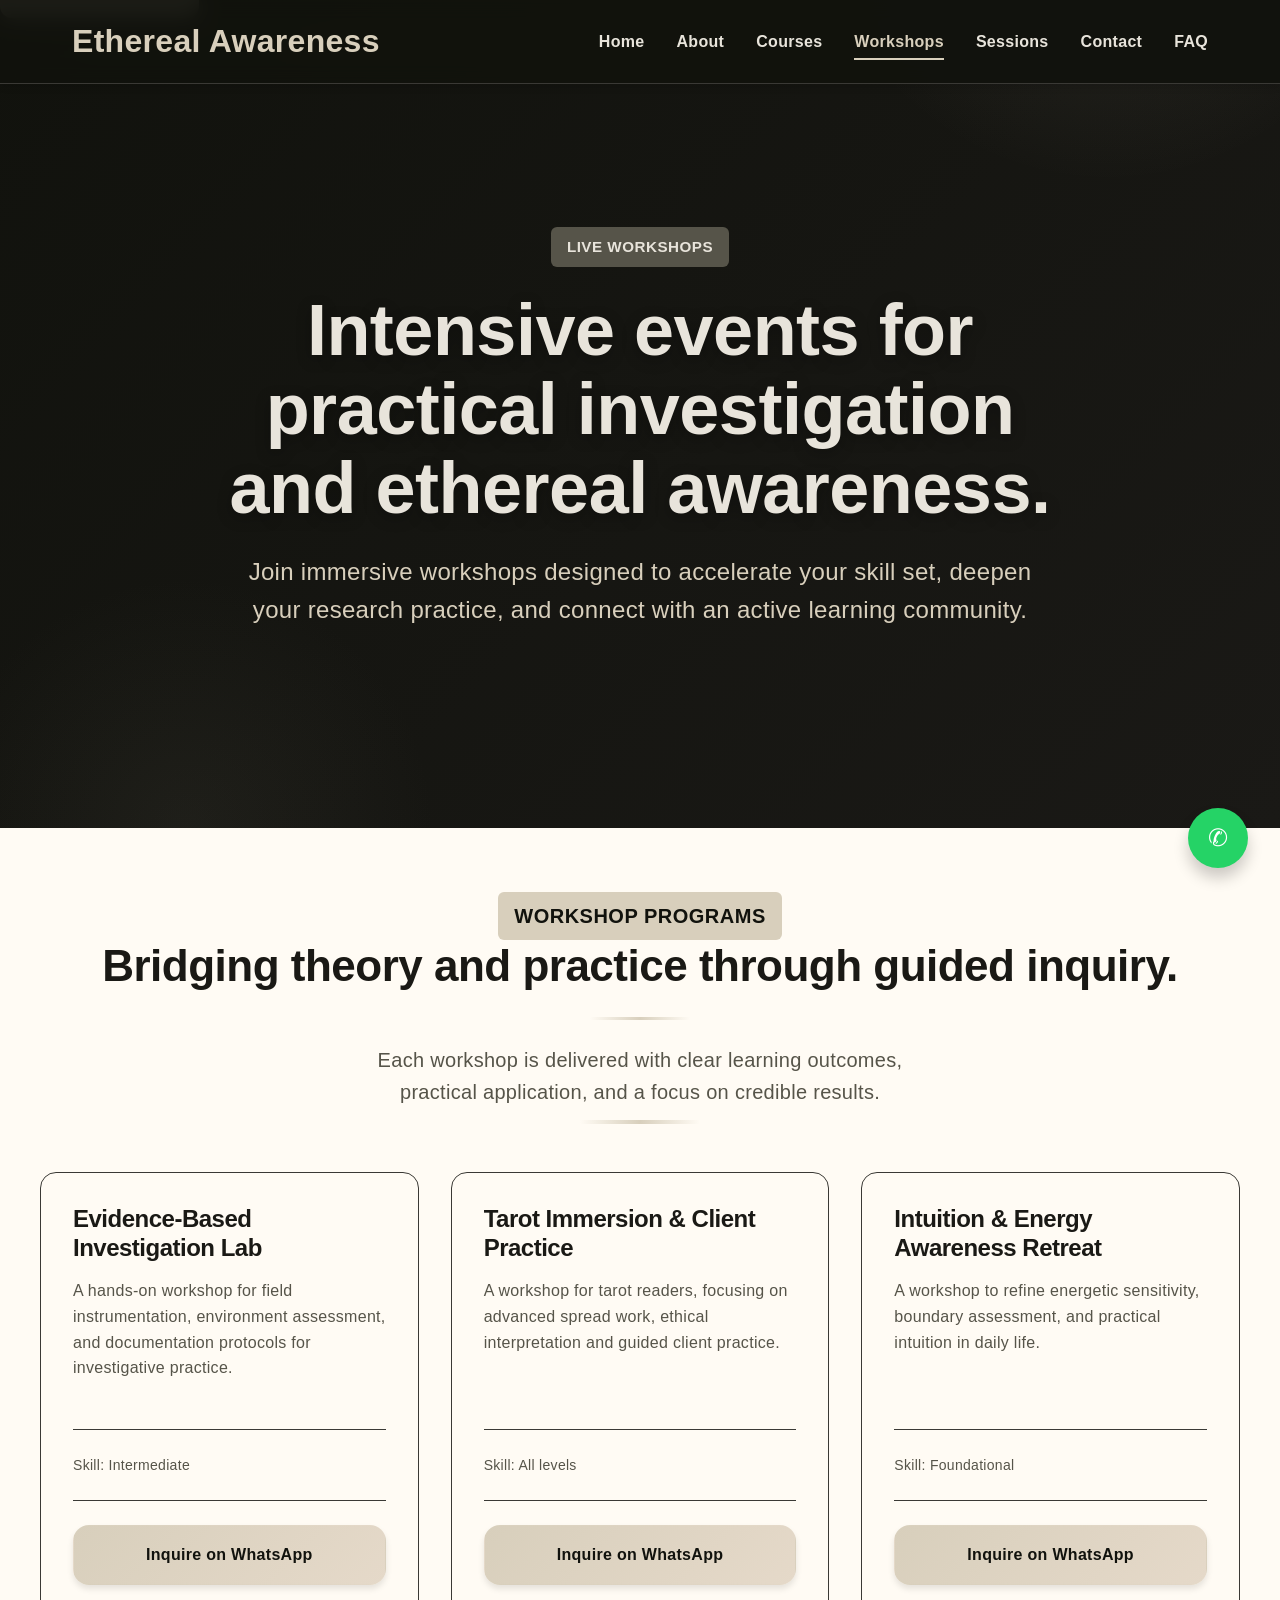
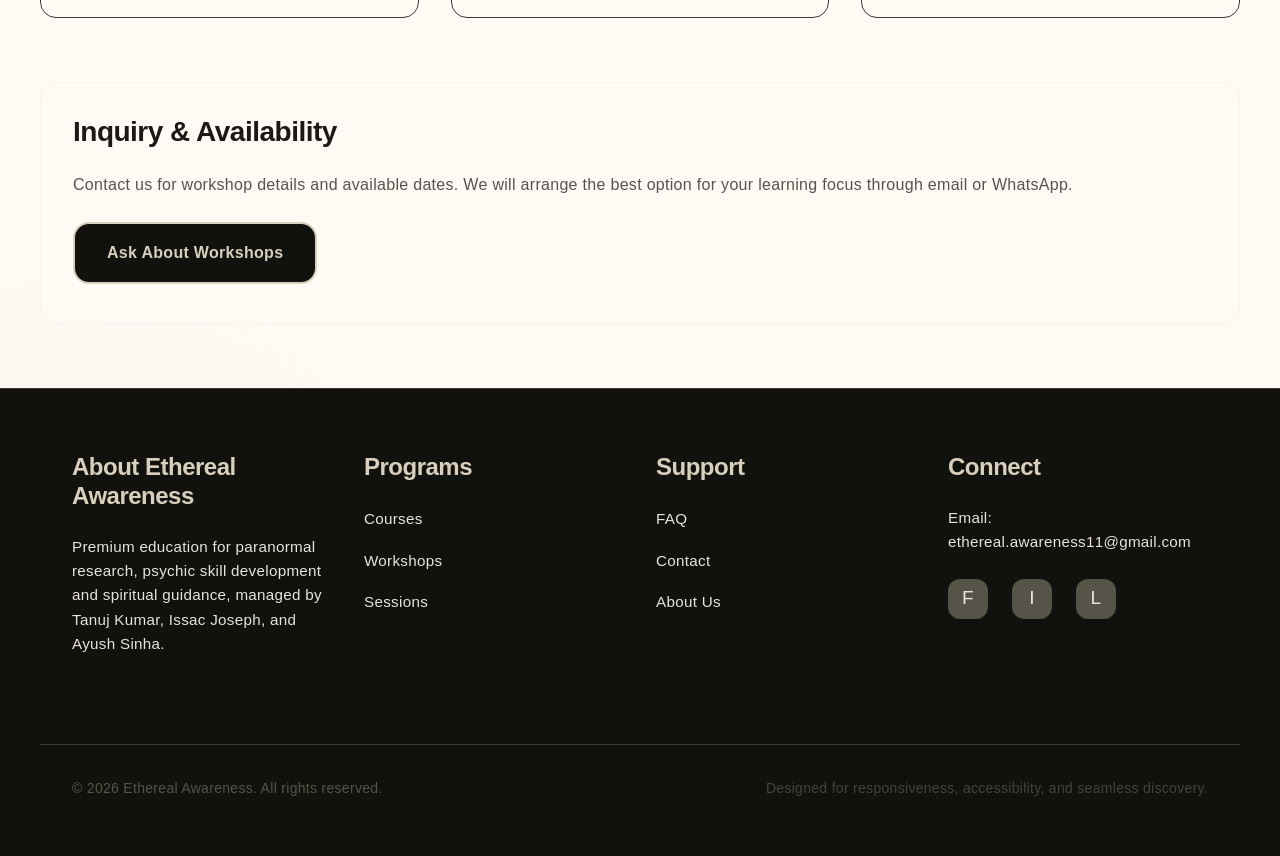
<file: workshops.html>
<!DOCTYPE html>
<html lang="en">
<head>
  <meta charset="UTF-8" />
  <meta http-equiv="X-UA-Compatible" content="IE=edge" />
  <meta name="viewport" content="width=device-width, initial-scale=1.0" />
  <title>Workshops | Ethereal Awareness Paranormal Events</title>
  <meta name="description" content="Join experiential workshops by Ethereal Awareness, featuring paranormal research labs, tarot immersion, intuition training and live investigation events." />
  <meta name="keywords" content="paranormal investigation India, psychic reading India, tarot reading, paranormal training, ghost investigation course, spiritual guidance, psychic development course, energy reading, paranormal workshops, intuition training" />
  <meta property="og:title" content="Workshops | Ethereal Awareness" />
  <meta property="og:description" content="Participate in premium workshops for paranormal research, tarot immersion, intuitive development and evidence-based investigation." />
  <meta property="og:type" content="website" />
  <meta property="og:url" content="https://etherealawareness.vercel.app/workshops.html" />
  <meta property="og:image" content="images/hero-illustration.svg" />
  <meta name="twitter:card" content="summary_large_image" />
  <meta name="twitter:title" content="Workshops | Ethereal Awareness" />
  <meta name="twitter:description" content="Participate in premium workshops for paranormal research, tarot immersion, intuitive development and evidence-based investigation." />
  <meta name="twitter:image" content="images/hero-illustration.svg" />
  <link rel="stylesheet" href="css/style.css" />
  <link rel="stylesheet" href="css/responsive.css" />
  <link rel="stylesheet" href="css/animations.css" />
</head>
<body data-schema="Event">
  <a class="skip-link" href="#main-content">Skip to main content</a>
  <div class="scroll-progress"></div>
  <header class="navbar" role="banner">
    <div class="navbar-container container">
      <a class="navbar-brand" href="index.html">Ethereal Awareness</a>
      <nav>
        <button class="hamburger" type="button" aria-label="Toggle navigation">
          <span></span>
          <span></span>
          <span></span>
        </button>
        <div class="navbar-menu" role="navigation" aria-label="Primary navigation">
          <a href="index.html">Home</a>
          <a href="about.html">About</a>
          <a href="courses.html">Courses</a>
          <a href="workshops.html">Workshops</a>
          <a href="sessions.html">Sessions</a>
          <a href="contact.html">Contact</a>
          <a href="faq.html">FAQ</a>
        </div>
      </nav>
    </div>
  </header>

  <main id="main-content">
    <section class="hero">
      <div class="container hero-content scroll-animate">
        <p class="badge badge-secondary text-uppercase">Live workshops</p>
        <h1>Intensive events for practical investigation and ethereal awareness.</h1>
        <p class="hero-subtitle">Join immersive workshops designed to accelerate your skill set, deepen your research practice, and connect with an active learning community.</p>
      </div>
    </section>

    <section class="container py-2xl">
      <div class="section-header scroll-animate">
        <p class="badge badge-accent">Workshop Programs</p>
        <h2>Bridging theory and practice through guided inquiry.</h2>
        <div class="divider"></div>
        <p>Each workshop is delivered with clear learning outcomes, practical application, and a focus on credible results.</p>
      </div>

      <div class="grid grid-3 gap-lg">
        <article class="card workshop-card scroll-animate-scale">
          <h3 class="workshop-title">Evidence-Based Investigation Lab</h3>
          <p class="workshop-description">A hands-on workshop for field instrumentation, environment assessment, and documentation protocols for investigative practice.</p>
          <div class="workshop-meta">
            <span>Skill: Intermediate</span>
          </div>
          <a class="btn btn-primary" href="https://wa.me/918809663323?text=Hi,%20I%20would%20like%20to%20inquire%20about%20the%20Evidence-Based%20Investigation%20Lab." target="_blank" rel="noopener">Inquire on WhatsApp</a>
        </article>

        <article class="card workshop-card scroll-animate-scale">
          <h3 class="workshop-title">Tarot Immersion & Client Practice</h3>
          <p class="workshop-description">A workshop for tarot readers, focusing on advanced spread work, ethical interpretation and guided client practice.</p>
          <div class="workshop-meta">
            <span>Skill: All levels</span>
          </div>
          <a class="btn btn-primary" href="https://wa.me/918809663323?text=Hi,%20I%20would%20like%20to%20inquire%20about%20the%20Tarot%20Immersion%20%26%20Client%20Practice." target="_blank" rel="noopener">Inquire on WhatsApp</a>
        </article>

        <article class="card workshop-card scroll-animate-scale">
          <h3 class="workshop-title">Intuition & Energy Awareness Retreat</h3>
          <p class="workshop-description">A workshop to refine energetic sensitivity, boundary assessment, and practical intuition in daily life.</p>
          <div class="workshop-meta">
            <span>Skill: Foundational</span>
          </div>
          <a class="btn btn-primary" href="https://wa.me/918809663323?text=Hi,%20I%20would%20like%20to%20inquire%20about%20the%20Intuition%20%26%20Energy%20Awareness%20Retreat." target="_blank" rel="noopener">Inquire on WhatsApp</a>
        </article>
      </div>

      <div class="card card-glass mt-2xl scroll-animate-left">
        <h3>Inquiry & Availability</h3>
        <p>Contact us for workshop details and available dates. We will arrange the best option for your learning focus through email or WhatsApp.</p>
        <a class="btn btn-secondary" href="contact.html">Ask About Workshops</a>
      </div>
    </section>
  </main>

  <footer>
    <div class="container footer-content">
      <div class="footer-section">
        <h4>About Ethereal Awareness</h4>
        <p>Premium education for paranormal research, psychic skill development and spiritual guidance, managed by Tanuj Kumar, Issac Joseph, and Ayush Sinha.</p>
      </div>
      <div class="footer-section">
        <h4>Programs</h4>
        <ul class="footer-links">
          <li><a href="courses.html">Courses</a></li>
          <li><a href="workshops.html">Workshops</a></li>
          <li><a href="sessions.html">Sessions</a></li>
        </ul>
      </div>
      <div class="footer-section">
        <h4>Support</h4>
        <ul class="footer-links">
          <li><a href="faq.html">FAQ</a></li>
          <li><a href="contact.html">Contact</a></li>
          <li><a href="about.html">About Us</a></li>
        </ul>
      </div>
      <div class="footer-section">
        <h4>Connect</h4>
        <p>Email: ethereal.awareness11@gmail.com</p>
        <div class="footer-socials">
          <a href="https://www.facebook.com" target="_blank" rel="noopener" aria-label="Facebook">F</a>
          <a href="https://www.instagram.com" target="_blank" rel="noopener" aria-label="Instagram">I</a>
          <a href="https://www.linkedin.com" target="_blank" rel="noopener" aria-label="LinkedIn">L</a>
        </div>
      </div>
    </div>
    <div class="container footer-bottom">
      <p class="footer-copyright">© 2026 Ethereal Awareness. All rights reserved.</p>
      <p class="text-muted">Designed for responsiveness, accessibility, and seamless discovery.</p>
    </div>
  </footer>

  <button class="back-to-top" type="button" aria-label="Back to top">↑</button>
  <div class="whatsapp-float" data-href="https://wa.me/918809663323?text=Hello,%20I%20would%20like%20to%20learn%20more%20about%20Higher%20Awareness." aria-label="Chat on WhatsApp">✆</div>

  <script defer src="js/main.js"></script>
  <script defer src="js/animations.js"></script>
  <script defer src="js/forms.js"></script>
  <script defer src="js/seo.js"></script>
</body>
</html>
</file>
<file: css/style.css>
/*
 * etherealawareness.vercel.app - Main Stylesheet
 * Premium Spiritual & Paranormal Education Platform
 * Build for Performance & Accessibility (WCAG AA)
 */

:root {
  --primary-bg: #11120D;
  --secondary: #565449;
  --accent: #D8CFBC;
  --light-bg: #FFFBF4;
  --dark-text: #1A1915;
  --light-text: #E8E4DB;
  --border: #3A3935;
  --success: #52B788;
  --error: #D62828;
  --warning: #F77F00;
  
  --spacing-xs: 0.5rem;
  --spacing-sm: 1rem;
  --spacing-md: 1.5rem;
  --spacing-lg: 2rem;
  --spacing-xl: 3rem;
  --spacing-2xl: 4rem;
  
  --radius-sm: 0.375rem;
  --radius-md: 0.75rem;
  --radius-lg: 1rem;
  --radius-xl: 1.5rem;
  
  --transition-fast: 150ms ease;
  --transition-normal: 300ms ease;
  --transition-slow: 500ms ease;
  
  --shadow-sm: 0 1px 2px rgba(0, 0, 0, 0.05);
  --shadow-md: 0 4px 6px rgba(0, 0, 0, 0.1);
  --shadow-lg: 0 10px 15px rgba(0, 0, 0, 0.2);
  --shadow-xl: 0 20px 25px rgba(0, 0, 0, 0.3);
}

/* ========== RESET & GLOBALS ========== */

*,
*::before,
*::after {
  margin: 0;
  padding: 0;
  box-sizing: border-box;
}

html {
  scroll-behavior: smooth;
  -webkit-font-smoothing: antialiased;
  -moz-osx-font-smoothing: grayscale;
}

body {
  font-family: -apple-system, BlinkMacSystemFont, 'Segoe UI', Roboto, 'Helvetica Neue', Arial, sans-serif;
  line-height: 1.6;
  color: var(--dark-text);
  background: radial-gradient(circle at top right, rgba(216, 207, 188, 0.12), transparent 24%), radial-gradient(circle at bottom left, rgba(86, 84, 73, 0.08), transparent 22%), var(--light-bg);
  min-height: 100vh;
  font-size: 1rem;
  letter-spacing: 0.3px;
}

img,
svg,
picture {
  max-width: 100%;
  height: auto;
  display: block;
}

/* ========== TYPOGRAPHY ========== */

h1, h2, h3, h4, h5, h6 {
  font-weight: 700;
  line-height: 1.2;
  margin-bottom: var(--spacing-md);
  color: var(--dark-text);
  letter-spacing: -0.5px;
}

h1 {
  font-size: 3.5rem;
}

h2 {
  font-size: 2.5rem;
}

h3 {
  font-size: 1.75rem;
}

h4 {
  font-size: 1.5rem;
}

h5 {
  font-size: 1.25rem;
}

h6 {
  font-size: 1rem;
}

p {
  margin-bottom: var(--spacing-md);
  color: var(--secondary);
}

a {
  color: var(--accent);
  text-decoration: none;
  transition: color var(--transition-normal);
}

a:hover {
  color: #E5D9C9;
}

strong {
  font-weight: 600;
  color: var(--dark-text);
}

em {
  font-style: italic;
  color: var(--secondary);
}

/* ========== BUTTONS ========== */

.btn {
  display: inline-block;
  padding: 1rem 2rem;
  border-radius: var(--radius-lg);
  font-weight: 600;
  text-align: center;
  cursor: pointer;
  border: 1px solid transparent;
  transition: all var(--transition-normal);
  font-size: 1rem;
  text-decoration: none;
  white-space: nowrap;
  user-select: none;
  position: relative;
  overflow: hidden;
  background-size: 200% 100%;
}

.btn:hover {
  color: inherit;
}

.btn:active {
  transform: scale(0.98);
}

.btn-primary {
  background: linear-gradient(135deg, var(--accent) 0%, #E5D9C9 100%);
  color: var(--primary-bg);
  box-shadow: var(--shadow-md);
}

.btn-primary {
  background: linear-gradient(135deg, var(--accent) 0%, #E5D9C9 100%);
  color: var(--primary-bg);
  box-shadow: var(--shadow-md);
  background-position: left center;
}

.btn-primary:hover {
  transform: translateY(-2px);
  box-shadow: var(--shadow-lg);
  background-position: right center;
}

.btn-secondary {
  background: var(--primary-bg);
  color: var(--accent);
  border: 2px solid var(--accent);
}

.btn-secondary {
  background: var(--primary-bg);
  color: var(--accent);
  border: 2px solid var(--accent);
  background-position: left center;
}

.btn-secondary:hover {
  background: var(--secondary);
  color: var(--light-bg);
  border-color: var(--light-bg);
  transform: translateY(-1px);
}

.btn-small {
  padding: 0.75rem 1.5rem;
  font-size: 0.875rem;
}

.btn-large {
  padding: 1.25rem 2.5rem;
  font-size: 1.125rem;
}

.btn-block {
  width: 100%;
  display: block;
}

/* ========== FORMS ========== */

input,
textarea,
select {
  font-family: inherit;
  font-size: 1rem;
  width: 100%;
  padding: var(--spacing-sm);
  border: 2px solid var(--border);
  border-radius: var(--radius-md);
  background-color: var(--light-bg);
  color: var(--dark-text);
  transition: border-color var(--transition-normal), box-shadow var(--transition-normal);
}

input:focus,
textarea:focus,
select:focus {
  outline: none;
  border-color: var(--accent);
  box-shadow: 0 0 0 3px rgba(216, 207, 188, 0.1);
}

input::placeholder,
textarea::placeholder {
  color: var(--secondary);
  opacity: 0.7;
}

textarea {
  resize: vertical;
  min-height: 120px;
}

.form-group {
  margin-bottom: var(--spacing-lg);
}

label {
  display: block;
  margin-bottom: var(--spacing-sm);
  font-weight: 600;
  color: var(--dark-text);
}

.error-message {
  color: var(--error);
  font-size: 0.875rem;
  margin-top: 0.25rem;
  display: none;
}

input.error,
textarea.error {
  border-color: var(--error);
}

input.error ~ .error-message,
textarea.error ~ .error-message {
  display: block;
}

.success-message {
  color: var(--success);
  font-size: 0.875rem;
  margin-top: 0.25rem;
  display: none;
}

input.success,
textarea.success {
  border-color: var(--success);
}

input.success ~ .success-message,
textarea.success ~ .success-message {
  display: block;
}

/* ========== CONTAINERS & LAYOUT ========== */

.container {
  width: 100%;
  max-width: 1200px;
  margin: 0 auto;
  padding: 0 var(--spacing-lg);
}

.container-lg {
  max-width: 1400px;
}

.container-sm {
  max-width: 800px;
}

.grid {
  display: grid;
  gap: var(--spacing-lg);
}

.grid-2 {
  grid-template-columns: repeat(2, 1fr);
}

.grid-3 {
  grid-template-columns: repeat(3, 1fr);
}

.grid-4 {
  grid-template-columns: repeat(4, 1fr);
}

.flex {
  display: flex;
}

.flex-col {
  flex-direction: column;
}

.justify-center {
  justify-content: center;
}

.justify-between {
  justify-content: space-between;
}

.items-center {
  align-items: center;
}

.items-start {
  align-items: flex-start;
}

.gap-sm {
  gap: var(--spacing-sm);
}

.gap-md {
  gap: var(--spacing-md);
}

.gap-lg {
  gap: var(--spacing-lg);
}

/* ========== SPACING ========== */

.mt-sm { margin-top: var(--spacing-sm); }
.mt-md { margin-top: var(--spacing-md); }
.mt-lg { margin-top: var(--spacing-lg); }
.mt-xl { margin-top: var(--spacing-xl); }
.mt-2xl { margin-top: var(--spacing-2xl); }

.mb-sm { margin-bottom: var(--spacing-sm); }
.mb-md { margin-bottom: var(--spacing-md); }
.mb-lg { margin-bottom: var(--spacing-lg); }
.mb-xl { margin-bottom: var(--spacing-xl); }
.mb-2xl { margin-bottom: var(--spacing-2xl); }

.py-sm { padding: var(--spacing-sm) 0; }
.py-md { padding: var(--spacing-md) 0; }
.py-lg { padding: var(--spacing-lg) 0; }
.py-xl { padding: var(--spacing-xl) 0; }
.py-2xl { padding: var(--spacing-2xl) 0; }

.px-sm { padding: 0 var(--spacing-sm); }
.px-md { padding: 0 var(--spacing-md); }
.px-lg { padding: 0 var(--spacing-lg); }

.p-sm { padding: var(--spacing-sm); }
.p-md { padding: var(--spacing-md); }
.p-lg { padding: var(--spacing-lg); }

/* ========== CARDS ========== */

.card {
  background: var(--light-bg);
  border-radius: var(--radius-lg);
  border: 1px solid transparent;
  padding: var(--spacing-lg);
  transition: transform var(--transition-normal), box-shadow var(--transition-normal), border-color var(--transition-normal);
  backdrop-filter: blur(10px);
}

.card:hover {
  transform: translateY(-6px);
  box-shadow: var(--shadow-xl);
  border-color: rgba(216, 207, 188, 0.5);
}

.card-glass {
  background: rgba(255, 251, 244, 0.7);
  border: 1px solid rgba(216, 207, 188, 0.2);
  backdrop-filter: blur(10px);
}

.card-dark {
  background: var(--primary-bg);
  color: var(--light-text);
}

.card-dark p {
  color: var(--light-text);
}

.card-dark h1,
.card-dark h2,
.card-dark h3,
.card-dark h4,
.card-dark h5,
.card-dark h6 {
  color: var(--accent);
}

/* ========== SECTION ========== */

section {
  padding: var(--spacing-2xl) 0;
  scroll-margin-top: 110px;
}

.section-header {
  text-align: center;
  margin-bottom: var(--spacing-2xl);
  position: relative;
}

.section-header::after {
  content: '';
  position: absolute;
  bottom: -1rem;
  left: 50%;
  transform: translateX(-50%);
  width: 120px;
  height: 4px;
  background: linear-gradient(90deg, transparent, var(--accent), transparent);
}

.section-header h2 {
  font-size: 2.75rem;
  margin-bottom: var(--spacing-md);
}

.section-header p {
  font-size: 1.25rem;
  max-width: 600px;
  margin: 0 auto;
}

.section-accent {
  color: var(--accent);
}

/* ========== NAVBAR ========== */

.navbar {
  position: fixed;
  top: 0;
  left: 0;
  right: 0;
  background: rgba(17, 18, 13, 0.95);
  backdrop-filter: blur(10px);
  z-index: 1000;
  padding: 1rem 0;
  min-height: 72px;
  border-bottom: 1px solid var(--border);
  box-shadow: var(--shadow-md);
}

.navbar.transparent {
  background: transparent;
  border-bottom: transparent;
  box-shadow: none;
}

.navbar.transparent.scrolled {
  background: rgba(17, 18, 13, 0.95);
  border-bottom: 1px solid var(--border);
  box-shadow: var(--shadow-md);
}

.navbar-container {
  display: flex;
  justify-content: space-between;
  align-items: center;
  max-width: 1200px;
  margin: 0 auto;
  padding: 0 var(--spacing-lg);
}

.navbar-brand {
  font-size: 2rem;
  font-weight: 700;
  color: var(--accent);
  text-decoration: none;
  transition: color var(--transition-normal);
}

.navbar-menu {
  display: flex;
  gap: var(--spacing-lg);
  list-style: none;
}

.navbar-menu a {
  color: var(--light-text);
  font-weight: 600;
  position: relative;
  padding: 0.35rem 0;
  transition: color var(--transition-normal), transform var(--transition-normal);
}

.navbar-menu a.active {
  color: var(--accent);
}

.navbar-menu a.active::after {
  width: 100%;
}

.navbar-menu a:hover {
  transform: translateY(-1px);
}

.navbar-menu a::after {
  content: '';
  position: absolute;
  bottom: 0;
  left: 0;
  width: 0;
  height: 2px;
  background: var(--accent);
  transition: width var(--transition-normal);
}

.navbar-menu a:hover {
  color: var(--accent);
}

.navbar-menu a:hover::after {
  width: 100%;
}

.navbar-menu a.active {
  color: var(--accent);
}

.navbar-menu a.active::after {
  width: 100%;
}

.hamburger {
  display: none;
  flex-direction: column;
  cursor: pointer;
  gap: 5px;
}

.hamburger span {
  width: 25px;
  height: 2px;
  background: var(--accent);
  border-radius: 2px;
  transition: all var(--transition-normal);
}

/* ========== HERO ========== */

.hero {
  min-height: calc(100vh - 72px);
  display: flex;
  align-items: center;
  justify-content: center;
  background: linear-gradient(135deg, var(--primary-bg) 0%, #1A1916 100%);
  color: var(--light-text);
  padding: 140px var(--spacing-lg) var(--spacing-2xl);
  position: relative;
  overflow: hidden;
}

.hero-content {
  position: relative;
  z-index: 1;
  text-align: center;
  max-width: 840px;
  margin: 0 auto;
}

.hero-subtitle {
  font-size: 1.35rem;
  color: rgba(255, 255, 255, 0.92);
  margin-bottom: var(--spacing-xl);
  font-weight: 400;
}

.hero::before {
  content: '';
  position: absolute;
  top: -50%;
  right: -10%;
  width: 600px;
  height: 600px;
  background: radial-gradient(circle, rgba(216, 207, 188, 0.1) 0%, transparent 70%);
  border-radius: 50%;
  animation: float 20s ease-in-out infinite;
}

.hero::after {
  content: '';
  position: absolute;
  bottom: -30%;
  left: -5%;
  width: 500px;
  height: 500px;
  background: radial-gradient(circle, rgba(86, 84, 73, 0.15) 0%, transparent 70%);
  border-radius: 50%;
  animation: float 25s ease-in-out infinite reverse;
}

.hero-content {
  position: relative;
  z-index: 1;
  text-align: center;
  max-width: 900px;
  margin: 0 auto;
}

.hero h1 {
  font-size: 4.5rem;
  margin-bottom: var(--spacing-md);
  color: var(--light-text);
  text-shadow: 0 4px 15px rgba(0, 0, 0, 0.3);
  line-height: 1.1;
}

.hero-subtitle {
  font-size: 1.5rem;
  color: var(--accent);
  margin-bottom: var(--spacing-xl);
  font-weight: 300;
}

.hero-cta {
  display: flex;
  gap: var(--spacing-md);
  justify-content: center;
  flex-wrap: wrap;
  margin-top: var(--spacing-xl);
}

/* ========== TESTIMONIALS ========== */

.testimonials {
  position: relative;
  width: 100%;
}

.testimonial-slider {
  position: relative;
  overflow: hidden;
}

.testimonial-item {
  display: none;
  opacity: 0;
  transition: opacity var(--transition-slow);
  text-align: center;
  padding: var(--spacing-xl);
}

.testimonial-item.active {
  display: block;
  opacity: 1;
}

.testimonial-content {
  font-size: 1.25rem;
  color: var(--dark-text);
  margin-bottom: var(--spacing-lg);
  font-style: italic;
  line-height: 1.8;
}

.testimonial-author {
  font-weight: 600;
  color: var(--accent);
  margin-bottom: 0.25rem;
}

.testimonial-title {
  font-size: 0.875rem;
  color: var(--secondary);
}

.testimonial-controls {
  display: flex;
  justify-content: center;
  gap: var(--spacing-sm);
  margin-top: var(--spacing-lg);
}

.testimonial-dot {
  width: 14px;
  height: 14px;
  border-radius: 50%;
  background: var(--border);
  cursor: pointer;
  transition: background var(--transition-normal), transform var(--transition-normal), box-shadow var(--transition-normal);
}

.testimonial-dot:hover {
  transform: scale(1.25);
  box-shadow: 0 0 0 6px rgba(216, 207, 188, 0.12);
}

.testimonial-dot.active {
  background: var(--accent);
  transform: scale(1.3);
}

/* ========== COURSE CARDS ========== */

.course-card {
  background: var(--light-bg);
  border-radius: var(--radius-lg);
  border: 1px solid var(--border);
  padding: var(--spacing-lg);
  display: flex;
  flex-direction: column;
  height: 100%;
  transition: all var(--transition-normal);
  position: relative;
  overflow: hidden;
}

.course-card::before {
  content: '';
  position: absolute;
  top: 0;
  left: 0;
  right: 0;
  height: 4px;
  background: linear-gradient(90deg, var(--accent), #E5D9C9);
  transform: scaleX(0);
  transform-origin: left;
  transition: transform var(--transition-normal);
}

.course-card:hover {
  transform: translateY(-8px);
  box-shadow: var(--shadow-lg);
  border-color: var(--accent);
}

.course-card:hover::before {
  transform: scaleX(1);
}

.course-icon {
  font-size: 2.5rem;
  margin-bottom: var(--spacing-md);
}

.course-title {
  font-size: 1.5rem;
  margin-bottom: var(--spacing-sm);
  color: var(--dark-text);
}

.course-duration {
  display: inline-block;
  background: var(--accent);
  color: var(--primary-bg);
  padding: 0.25rem 0.75rem;
  border-radius: var(--radius-sm);
  font-size: 0.75rem;
  font-weight: 600;
  margin-bottom: var(--spacing-md);
}

.course-level {
  font-size: 0.875rem;
  color: var(--secondary);
  margin-bottom: var(--spacing-md);
}

.course-description {
  flex-grow: 1;
  margin-bottom: var(--spacing-lg);
  color: var(--secondary);
  line-height: 1.8;
}

.course-benefits {
  list-style: none;
  margin-bottom: var(--spacing-lg);
}

.course-benefits li {
  padding: 0.5rem 0;
  color: var(--secondary);
  position: relative;
  padding-left: 1.5rem;
}

.course-benefits li::before {
  content: '✓';
  position: absolute;
  left: 0;
  color: var(--accent);
  font-weight: 700;
}

.course-price {
  font-size: 1.5rem;
  color: var(--accent);
  font-weight: 700;
  margin-bottom: var(--spacing-md);
}

.course-cta {
  width: 100%;
}

/* ========== WORKSHOP CARDS ========== */

.workshop-card {
  background: var(--light-bg);
  border-radius: var(--radius-lg);
  border: 1px solid var(--border);
  padding: var(--spacing-lg);
  transition: all var(--transition-normal);
  display: flex;
  flex-direction: column;
}

.workshop-card:hover {
  transform: translateY(-6px);
  box-shadow: var(--shadow-lg);
  border-color: var(--accent);
}

.workshop-date {
  display: flex;
  gap: var(--spacing-sm);
  align-items: center;
  color: var(--accent);
  font-weight: 600;
  margin-bottom: var(--spacing-md);
}

.workshop-title {
  font-size: 1.5rem;
  color: var(--dark-text);
  margin-bottom: var(--spacing-sm);
}

.workshop-description {
  color: var(--secondary);
  margin-bottom: var(--spacing-md);
  flex-grow: 1;
}

.workshop-meta {
  display: flex;
  justify-content: space-between;
  padding: var(--spacing-md) 0;
  border-top: 1px solid var(--border);
  border-bottom: 1px solid var(--border);
  margin: var(--spacing-md) 0;
  font-size: 0.875rem;
  color: var(--secondary);
}

.workshop-seats {
  color: var(--accent);
  font-weight: 600;
}

.countdown {
  background: var(--primary-bg);
  color: var(--accent);
  padding: var(--spacing-md);
  border-radius: var(--radius-md);
  margin: var(--spacing-md) 0;
  text-align: center;
  font-weight: 600;
}

/* ========== SESSION CARDS ========== */

.session-card {
  background: linear-gradient(135deg, var(--light-bg) 0%, #FFFBF4 100%);
  border-radius: var(--radius-lg);
  border: 1px solid var(--border);
  padding: var(--spacing-lg);
  text-align: center;
  transition: all var(--transition-normal);
}

.session-card:hover {
  transform: translateY(-8px);
  box-shadow: var(--shadow-xl);
  border-color: var(--accent);
}

.session-icon {
  font-size: 3rem;
  margin-bottom: var(--spacing-md);
}

.session-title {
  font-size: 1.5rem;
  color: var(--dark-text);
  margin-bottom: var(--spacing-md);
}

.session-description {
  color: var(--secondary);
  margin-bottom: var(--spacing-lg);
  line-height: 1.8;
}

.session-pricing {
  font-size: 1.25rem;
  color: var(--accent);
  font-weight: 700;
  margin-bottom: var(--spacing-lg);
}

/* ========== FAQ ACCORDION ========== */

.faq-item {
  border: 1px solid var(--border);
  border-radius: var(--radius-lg);
  margin-bottom: var(--spacing-md);
  overflow: hidden;
  transition: all var(--transition-normal);
}

.faq-item:hover {
  border-color: var(--accent);
  box-shadow: var(--shadow-md);
}

.faq-question {
  background: var(--light-bg);
  padding: var(--spacing-lg);
  cursor: pointer;
  display: flex;
  justify-content: space-between;
  align-items: center;
  font-weight: 600;
  color: var(--dark-text);
  transition: all var(--transition-normal);
  user-select: none;
}

.faq-item.active .faq-question {
  background: #F9F6EF;
}

.faq-icon {
  transition: transform var(--transition-normal);
  color: var(--accent);
  font-weight: 700;
}

.faq-item.active .faq-icon {
  transform: rotate(180deg);
}

.faq-answer {
  background: var(--light-bg);
  color: var(--secondary);
  padding: 0 var(--spacing-lg) var(--spacing-lg) var(--spacing-lg);
  max-height: 0;
  overflow: hidden;
  transition: max-height var(--transition-normal), padding var(--transition-normal);
  line-height: 1.8;
}

.faq-item.active .faq-answer {
  max-height: 500px;
  padding: var(--spacing-lg);
}

/* ========== FOOTER ========== */

footer {
  background: var(--primary-bg);
  color: var(--light-text);
  padding: var(--spacing-2xl) 0 var(--spacing-lg) 0;
  border-top: 1px solid var(--border);
}

.footer-content {
  display: grid;
  grid-template-columns: repeat(4, 1fr);
  gap: var(--spacing-lg);
  margin-bottom: var(--spacing-2xl);
}

.footer-section h4 {
  color: var(--accent);
  margin-bottom: var(--spacing-md);
}

.footer-section p {
  color: var(--light-text);
  font-size: 0.95rem;
}

.footer-links {
  list-style: none;
}

.footer-links li {
  margin-bottom: var(--spacing-sm);
}

.footer-links a {
  color: var(--light-text);
  text-decoration: none;
  transition: color var(--transition-normal);
  font-size: 0.95rem;
}

.footer-links a:hover {
  color: var(--accent);
}

.footer-socials {
  display: flex;
  gap: var(--spacing-md);
  margin-top: var(--spacing-md);
}

.footer-socials a {
  display: inline-flex;
  align-items: center;
  justify-content: center;
  width: 40px;
  height: 40px;
  background: var(--secondary);
  border-radius: var(--radius-md);
  color: var(--light-text);
  transition: all var(--transition-normal);
  font-size: 1.2rem;
}

.footer-socials a:hover {
  background: var(--accent);
  color: var(--primary-bg);
  transform: translateY(-2px);
}

.footer-bottom {
  border-top: 1px solid var(--border);
  padding-top: var(--spacing-lg);
  display: flex;
  justify-content: space-between;
  align-items: center;
  font-size: 0.875rem;
  color: var(--secondary);
}

.footer-copyright {
  color: var(--secondary);
}

/* ========== FLOATING WHATSAPP BUTTON ========== */

.whatsapp-float {
  position: fixed;
  bottom: 2rem;
  right: 2rem;
  z-index: 999;
  background: #25D366;
  color: white;
  border-radius: 50%;
  width: 60px;
  height: 60px;
  display: flex;
  align-items: center;
  justify-content: center;
  box-shadow: var(--shadow-lg);
  cursor: pointer;
  transition: all var(--transition-normal);
  font-size: 1.5rem;
  text-decoration: none;
  animation: pulse-whatsapp 2s ease-in-out infinite;
}

.whatsapp-float:hover {
  transform: scale(1.1);
  animation: none;
}

@keyframes pulse-whatsapp {
  0%, 100% {
    box-shadow: 0 0 0 0 rgba(37, 211, 102, 0.7);
  }
  50% {
    box-shadow: 0 0 0 10px rgba(37, 211, 102, 0);
  }
}

/* ========== SCROLL PROGRESS ========== */

.scroll-progress {
  position: fixed;
  top: 0;
  left: 0;
  height: 3px;
  background: linear-gradient(90deg, var(--accent), #E5D9C9);
  width: 0%;
  z-index: 1001;
  transition: width 100ms linear;
}

/* ========== BACK TO TOP ========== */

.back-to-top {
  position: fixed;
  bottom: 8rem;
  right: 2rem;
  width: 50px;
  height: 50px;
  background: var(--accent);
  color: var(--primary-bg);
  border-radius: 50%;
  display: flex;
  align-items: center;
  justify-content: center;
  cursor: pointer;
  transition: all var(--transition-normal);
  z-index: 999;
  opacity: 0;
  visibility: hidden;
}

.back-to-top.visible {
  opacity: 1;
  visibility: visible;
}

.back-to-top:hover {
  transform: translateY(-4px);
  box-shadow: var(--shadow-lg);
}

.back-to-top::before {
  content: '↑';
  font-size: 1.2rem;
  font-weight: 700;
}

/* ========== LOADING SKELETON ========== */

.skeleton {
  background: linear-gradient(90deg, #E8E4DB 25%, #F5F2ED 50%, #E8E4DB 75%);
  background-size: 200% 100%;
  animation: skeleton-loading 2s infinite;
}

@keyframes skeleton-loading {
  0% {
    background-position: 200% 0;
  }
  100% {
    background-position: -200% 0;
  }
}

/* ========== UTILITIES ========== */

.text-center {
  text-align: center;
}

.text-right {
  text-align: right;
}

.text-left {
  text-align: left;
}

.text-sm {
  font-size: 0.875rem;
}

.text-lg {
  font-size: 1.25rem;
}

.text-xl {
  font-size: 1.5rem;
}

.text-accent {
  color: var(--accent);
}

.text-secondary {
  color: var(--secondary);
}

.text-success {
  color: var(--success);
}

.text-error {
  color: var(--error);
}

.text-muted {
  color: var(--secondary);
  opacity: 0.75;
}

.font-bold {
  font-weight: 700;
}

.font-semibold {
  font-weight: 600;
}

.font-normal {
  font-weight: 400;
}

.font-light {
  font-weight: 300;
}

.italic {
  font-style: italic;
}

.underline {
  text-decoration: underline;
}

.hidden {
  display: none !important;
}

.invisible {
  visibility: hidden;
}

.truncate {
  overflow: hidden;
  text-overflow: ellipsis;
  white-space: nowrap;
}

.line-clamp-2 {
  display: -webkit-box;
  -webkit-line-clamp: 2;
  -webkit-box-orient: vertical;
  overflow: hidden;
}

.line-clamp-3 {
  display: -webkit-box;
  -webkit-line-clamp: 3;
  -webkit-box-orient: vertical;
  overflow: hidden;
}

.opacity-50 {
  opacity: 0.5;
}

.opacity-75 {
  opacity: 0.75;
}

.blur {
  filter: blur(4px);
}

/* ========== BADGE ========== */

.badge {
  display: inline-block;
  padding: 0.5rem 1rem;
  border-radius: var(--radius-sm);
  font-size: 0.95rem;
  font-weight: 600;
  text-transform: uppercase;
  letter-spacing: 0.5px;
}

.badge-accent {
  background: var(--accent);
  color: var(--primary-bg);
}

.badge-secondary {
  background: var(--secondary);
  color: var(--light-text);
}

.badge-success {
  background: var(--success);
  color: white;
}

.badge-error {
  background: var(--error);
  color: white;
}

/* ========== DIVIDER ========== */

hr {
  border: none;
  height: 1px;
  background: var(--border);
  margin: var(--spacing-lg) 0;
}

.divider {
  width: 100px;
  height: 3px;
  background: linear-gradient(90deg, transparent, var(--accent), transparent);
  margin: var(--spacing-md) auto;
}

/* ========== IMAGE STYLES ========== */

.hero-illustration {
  width: 100%;
  max-width: 740px;
  display: block;
  margin: var(--spacing-xl) auto 0;
  border-radius: var(--radius-lg);
  box-shadow: var(--shadow-lg);
}

/* ========== ANIMATIONS ========== */

@keyframes float {
  0%, 100% {
    transform: translateY(0px) translateX(0px);
  }
  33% {
    transform: translateY(-30px) translateX(10px);
  }
  66% {
    transform: translateY(15px) translateX(-10px);
  }
}

@keyframes fade-in {
  from {
    opacity: 0;
  }
  to {
    opacity: 1;
  }
}

@keyframes slide-in-up {
  from {
    opacity: 0;
    transform: translateY(30px);
  }
  to {
    opacity: 1;
    transform: translateY(0);
  }
}

@keyframes slide-in-down {
  from {
    opacity: 0;
    transform: translateY(-30px);
  }
  to {
    opacity: 1;
    transform: translateY(0);
  }
}

.fade-in {
  animation: fade-in var(--transition-slow);
}

.fade-in-delay {
  animation: fade-in var(--transition-slow);
  animation-fill-mode: both;
}

/* ========== ACCESSIBILITY ========== */

@media (prefers-reduced-motion: reduce) {
  * {
    animation-duration: 0.01ms !important;
    animation-iteration-count: 1 !important;
    transition-duration: 0.01ms !important;
    scroll-behavior: auto !important;
  }
}

/* Focus visible for keyboard navigation */
:focus-visible {
  outline: 2px solid var(--accent);
  outline-offset: 2px;
}

/* Skip to main content link */
.skip-link {
  position: absolute;
  top: -40px;
  left: 0;
  background: var(--accent);
  color: var(--primary-bg);
  padding: var(--spacing-sm) var(--spacing-md);
  text-decoration: none;
  z-index: 100;
  border-radius: var(--radius-md);
}

.skip-link:focus {
  top: 0;
}

/* Print styles */
@media print {
  body {
    background: white;
  }
  
  .navbar,
  .whatsapp-float,
  .back-to-top,
  .scroll-progress {
    display: none;
  }
}
</file>
<file: css/responsive.css>
/*
 * etherealawareness.vercel.app - Responsive Design
 * Mobile-first approach with breakpoints for tablet and desktop
 */

/* ========== TABLET (768px) ========== */

@media (max-width: 768px) {
  html {
    font-size: 0.95rem;
  }

  h1 {
    font-size: 2.5rem;
  }

  h2 {
    font-size: 2rem;
  }

  h3 {
    font-size: 1.5rem;
  }

  h4 {
    font-size: 1.25rem;
  }

  .container {
    padding: 0 var(--spacing-md);
  }

  .grid-4 {
    grid-template-columns: repeat(2, 1fr);
  }

  .grid-4,
  .grid-3 {
    grid-template-columns: repeat(2, 1fr);
  }

  .grid-2 {
    grid-template-columns: 1fr;
  }

  /* Navbar */
  .navbar-menu {
    display: none;
    position: fixed;
    top: 70px;
    left: 0;
    right: 0;
    bottom: 0;
    background: rgba(17, 18, 13, 0.97);
    flex-direction: column;
    gap: 0;
    padding: var(--spacing-md) 0;
    border-bottom: 1px solid var(--border);
    z-index: 999;
    overflow-y: auto;
  }

  .navbar-menu.active {
    display: flex;
  }

  .navbar-menu a {
    padding: var(--spacing-md) var(--spacing-lg);
    border-bottom: 1px solid var(--border);
    width: 100%;
    display: block;
  }

  .navbar-menu a::after {
    display: none;
  }

  .hamburger {
    display: flex;
  }

  .hamburger.active span:nth-child(1) {
    transform: rotate(45deg) translate(8px, 8px);
  }

  .hamburger.active span:nth-child(2) {
    opacity: 0;
  }

  .hamburger.active span:nth-child(3) {
    transform: rotate(-45deg) translate(7px, -7px);
  }

  /* Hero */
  .hero {
    min-height: 90vh;
    padding: 100px var(--spacing-lg) var(--spacing-xl);
  }

  .hero h1 {
    font-size: 2.5rem;
  }

  .hero-subtitle {
    font-size: 1.25rem;
  }

  .hero-cta {
    flex-direction: column;
    gap: var(--spacing-sm);
  }

  .hero-cta .btn {
    width: 100%;
  }

  .btn {
    padding: 0.875rem 1.5rem;
    font-size: 0.95rem;
  }

  /* Section */
  section {
    padding: var(--spacing-xl) 0;
  }

  .section-header {
    margin-bottom: var(--spacing-xl);
  }

  .section-header h2 {
    font-size: 2rem;
  }

  /* Cards */
  .card {
    padding: var(--spacing-md);
  }

  /* Course Cards */
  .course-card {
    padding: var(--spacing-md);
  }

  /* Footer */
  .footer-content {
    grid-template-columns: repeat(2, 1fr);
    gap: var(--spacing-md);
  }

  .footer-bottom {
    flex-direction: column;
    gap: var(--spacing-md);
    text-align: center;
  }

  /* Floating buttons */
  .whatsapp-float {
    bottom: 1.5rem;
    right: 1.5rem;
    width: 55px;
    height: 55px;
    font-size: 1.25rem;
  }

  .back-to-top {
    bottom: 7rem;
    right: 1.5rem;
    width: 45px;
    height: 45px;
  }

  /* Testimonials */
  .testimonial-item {
    padding: var(--spacing-md);
  }

  .testimonial-content {
    font-size: 1rem;
  }

  /* FAQ */
  .faq-question {
    padding: var(--spacing-md);
  }

  .faq-answer {
    padding: 0 var(--spacing-md) var(--spacing-md) var(--spacing-md);
  }

  .faq-item.active .faq-answer {
    padding: var(--spacing-md);
  }

  /* Spacing adjustments */
  .mt-2xl,
  .mb-2xl,
  .py-2xl {
    margin: var(--spacing-xl) 0;
    padding: var(--spacing-xl) 0;
  }
}

/* ========== MEDIUM TABLET (1024px) ========== */

@media (max-width: 1024px) {
  .grid-4,
  .grid-3 {
    grid-template-columns: repeat(2, 1fr);
  }

  .grid-2 {
    grid-template-columns: 1fr;
  }

  .hero {
    padding: 100px var(--spacing-lg) var(--spacing-xl);
  }

  .hero h1 {
    font-size: 3rem;
  }

  .section-header h2 {
    font-size: 2.25rem;
  }

  .testimonial-item,
  .course-card,
  .session-card,
  .workshop-card {
    padding: var(--spacing-lg);
  }

  .footer-content {
    grid-template-columns: repeat(2, 1fr);
  }

  .footer-bottom {
    flex-direction: column;
    align-items: center;
    gap: var(--spacing-sm);
  }
}

/* ========== MOBILE (480px) ========== */

@media (max-width: 480px) {
  html {
    font-size: 0.9rem;
  }

  h1 {
    font-size: 1.75rem;
  }

  h2 {
    font-size: 1.5rem;
  }

  h3 {
    font-size: 1.25rem;
  }

  h4 {
    font-size: 1.1rem;
  }

  h5,
  h6 {
    font-size: 1rem;
  }

  .container {
    padding: 0 var(--spacing-sm);
  }

  .container-lg,
  .container-sm {
    padding: 0 var(--spacing-sm);
  }

  /* Grid */
  .grid-4,
  .grid-3,
  .grid-2 {
    grid-template-columns: 1fr;
  }

  .grid {
    gap: var(--spacing-md);
  }

  /* Navbar */
  .navbar {
    padding: 0.75rem 0;
  }

  .navbar-container {
    padding: 0 var(--spacing-sm);
  }

  .navbar-brand {
    font-size: 1.25rem;
  }

  .navbar-menu {
    top: 60px;
  }

  /* Hero */
  .hero {
    min-height: auto;
    padding: 80px var(--spacing-sm) var(--spacing-lg);
  }

  .hero::before,
  .hero::after {
    display: none;
  }

  .hero h1 {
    font-size: 1.75rem;
    line-height: 1.3;
  }

  .hero-subtitle {
    font-size: 1rem;
    margin-bottom: var(--spacing-lg);
  }

  .hero-cta {
    gap: var(--spacing-sm);
  }

  /* Buttons */
  .btn {
    padding: 0.75rem 1.25rem;
    font-size: 0.9rem;
    border-radius: var(--radius-md);
  }

  .btn-large {
    padding: 1rem 2rem;
    font-size: 1rem;
  }

  /* Forms */
  input,
  textarea,
  select {
    padding: 0.75rem;
    font-size: 1rem;
  }

  label {
    font-size: 0.95rem;
  }

  .form-group {
    margin-bottom: var(--spacing-md);
  }

  /* Cards */
  .card {
    padding: var(--spacing-md);
  }

  .card:hover {
    transform: translateY(-2px);
  }

  /* Section */
  section {
    padding: var(--spacing-lg) 0;
  }

  .section-header {
    margin-bottom: var(--spacing-lg);
  }

  .section-header h2 {
    font-size: 1.5rem;
    margin-bottom: var(--spacing-sm);
  }

  .section-header p {
    font-size: 1rem;
  }

  /* Course Cards */
  .course-card {
    padding: var(--spacing-md);
  }

  .course-card:hover {
    transform: translateY(-4px);
  }

  .course-icon {
    font-size: 2rem;
  }

  .course-title {
    font-size: 1.25rem;
  }

  .course-description {
    font-size: 0.9rem;
  }

  /* Workshop Cards */
  .workshop-card {
    padding: var(--spacing-md);
  }

  .workshop-meta {
    flex-wrap: wrap;
    gap: var(--spacing-sm);
  }

  /* Session Cards */
  .session-card {
    padding: var(--spacing-md);
  }

  .session-icon {
    font-size: 2.5rem;
  }

  .session-title {
    font-size: 1.25rem;
  }

  /* Footer */
  .footer-content {
    grid-template-columns: 1fr;
    gap: var(--spacing-lg);
    text-align: center;
  }

  .footer-socials {
    justify-content: center;
  }

  .footer-bottom {
    font-size: 0.8rem;
  }

  .footer-section h4 {
    font-size: 1.1rem;
  }

  /* Floating buttons */
  .whatsapp-float {
    bottom: 1rem;
    right: 1rem;
    width: 50px;
    height: 50px;
    font-size: 1.2rem;
  }

  .back-to-top {
    bottom: 6rem;
    right: 1rem;
    width: 45px;
    height: 45px;
  }

  /* Testimonials */
  .testimonial-item {
    padding: var(--spacing-md);
  }

  .testimonial-content {
    font-size: 0.95rem;
  }

  .testimonial-author {
    font-size: 0.9rem;
  }

  /* FAQ */
  .faq-item {
    margin-bottom: var(--spacing-sm);
  }

  .faq-question {
    padding: var(--spacing-md);
    font-size: 0.95rem;
  }

  .faq-answer {
    padding: 0 var(--spacing-md) var(--spacing-md) var(--spacing-md);
    font-size: 0.9rem;
  }

  .faq-item.active .faq-answer {
    padding: var(--spacing-md);
    max-height: 600px;
  }

  /* Spacing */
  .gap-sm {
    gap: var(--spacing-xs);
  }

  .gap-md {
    gap: var(--spacing-sm);
  }

  .gap-lg {
    gap: var(--spacing-md);
  }

  .mt-xl,
  .mb-xl {
    margin: var(--spacing-lg) 0;
  }

  .mt-2xl,
  .mb-2xl {
    margin: var(--spacing-xl) 0;
  }

  .py-xl {
    padding: var(--spacing-lg) 0;
  }

  .py-2xl {
    padding: var(--spacing-xl) 0;
  }

  /* Flexbox adjustments */
  .flex {
    flex-wrap: wrap;
  }

  /* Text sizes */
  .text-sm {
    font-size: 0.8rem;
  }

  .text-lg {
    font-size: 1.1rem;
  }

  .text-xl {
    font-size: 1.25rem;
  }

  /* Badge adjustments */
  .badge {
    padding: 0.2rem 0.5rem;
    font-size: 0.65rem;
  }

  /* Divider */
  .divider {
    width: 80px;
  }
}

/* ========== MEDIUM TABLET (1024px) ========== */

@media (max-width: 1024px) {
  .grid-4,
  .grid-3 {
    grid-template-columns: repeat(2, 1fr);
  }

  .hero {
    padding: 100px var(--spacing-md) var(--spacing-xl);
  }

  .hero h1 {
    font-size: 2.75rem;
  }

  .section-header h2 {
    font-size: 2rem;
  }

  .testimonial-item {
    padding: var(--spacing-lg);
  }

  .footer-content {
    grid-template-columns: repeat(2, 1fr);
  }

  .footer-bottom {
    flex-direction: column;
    align-items: center;
    gap: var(--spacing-sm);
  }
}

/* ========== SMALL MOBILE (360px) ========== */

@media (max-width: 360px) {
  h1 {
    font-size: 1.5rem;
  }

  h2 {
    font-size: 1.25rem;
  }

  h3 {
    font-size: 1.1rem;
  }

  .hero h1 {
    font-size: 1.5rem;
  }

  .section-header h2 {
    font-size: 1.25rem;
  }

  .btn {
    padding: 0.65rem 1rem;
    font-size: 0.85rem;
  }

  .hero-cta {
    flex-direction: column;
  }

  .hero-cta .btn {
    width: 100%;
  }

  .course-title,
  .session-title,
  .workshop-title {
    font-size: 1.1rem;
  }

  .course-card,
  .session-card,
  .workshop-card {
    padding: var(--spacing-sm);
  }

  .footer-content {
    gap: var(--spacing-md);
  }

  .footer-section h4 {
    font-size: 1rem;
  }

  .footer-section p,
  .footer-links a {
    font-size: 0.85rem;
  }

  .faq-question {
    font-size: 0.9rem;
  }
}

/* ========== LANDSCAPE ORIENTATION ========== */

@media (max-height: 500px) and (orientation: landscape) {
  .hero {
    min-height: auto;
    padding: 60px var(--spacing-lg) var(--spacing-lg);
  }

  .hero h1 {
    font-size: 2rem;
    margin-bottom: var(--spacing-sm);
  }

  .hero-subtitle {
    font-size: 1rem;
    margin-bottom: var(--spacing-md);
  }
}

/* ========== HIGH DPI SCREENS ========== */

@media (-webkit-min-device-pixel-ratio: 2), (min-resolution: 192dpi) {
  body {
    -webkit-font-smoothing: subpixel-antialiased;
  }

  .shadow-sm,
  .shadow-md,
  .shadow-lg,
  .shadow-xl {
    text-shadow: 0 0 1px rgba(0, 0, 0, 0.03);
  }
}

/* ========== DARK MODE PREFERENCE ========== */

@media (prefers-color-scheme: dark) {
  :root {
    --light-bg: #1A1915;
    --dark-text: #E8E4DB;
  }

  body {
    background-color: var(--primary-bg);
    color: var(--light-text);
  }

  input,
  textarea,
  select {
    background-color: var(--primary-bg);
    color: var(--light-text);
  }

  input::placeholder,
  textarea::placeholder {
    color: var(--secondary);
  }

  .card {
    background: var(--primary-bg);
    border-color: var(--border);
  }

  .faq-question {
    background: var(--primary-bg);
    color: var(--light-text);
  }

  .faq-answer {
    background: var(--primary-bg);
  }
}

/* ========== WIDE SCREENS (1920px+) ========== */

@media (min-width: 1920px) {
  html {
    font-size: 1.1rem;
  }

  .container {
    max-width: 1600px;
  }

  h1 {
    font-size: 4rem;
  }

  h2 {
    font-size: 3rem;
  }

  section {
    padding: var(--spacing-2xl) 0;
  }

  .grid-4 {
    grid-template-columns: repeat(4, 1fr);
  }

  .grid-3 {
    grid-template-columns: repeat(3, 1fr);
  }
}

/* ========== PRINT MEDIA ========== */

@media print {
  * {
    background: transparent !important;
    color: black !important;
    box-shadow: none !important;
    text-shadow: none !important;
  }

  a,
  a:visited {
    text-decoration: underline;
  }

  a[href]::after {
    content: " (" attr(href) ")";
  }

  img {
    max-width: 100% !important;
  }

  @page {
    margin: 0.5cm;
  }

  p,
  h2,
  h3 {
    orphans: 3;
    widows: 3;
  }
}
</file>
<file: css/animations.css>
/*
 * etherealawareness.vercel.app - Animations & Transitions
 * Smooth, professional animations for enhanced UX
 */

/* ========== SCROLL ANIMATIONS ========== */

.scroll-animate {
  opacity: 0;
  transform: translateY(30px);
  transition: opacity var(--transition-slow), transform var(--transition-slow);
}

.scroll-animate.in-view {
  opacity: 1;
  transform: translateY(0);
}

.scroll-animate-left {
  opacity: 0;
  transform: translateX(-30px);
  transition: opacity var(--transition-slow), transform var(--transition-slow);
}

.scroll-animate-left.in-view {
  opacity: 1;
  transform: translateX(0);
}

.scroll-animate-right {
  opacity: 0;
  transform: translateX(30px);
  transition: opacity var(--transition-slow), transform var(--transition-slow);
}

.scroll-animate-right.in-view {
  opacity: 1;
  transform: translateX(0);
}

.scroll-animate-scale {
  opacity: 0;
  transform: scale(0.95);
  transition: opacity var(--transition-slow), transform var(--transition-slow);
}

.scroll-animate-scale.in-view {
  opacity: 1;
  transform: scale(1);
}

/* ========== STAGGERED ANIMATIONS ========== */

.stagger-item {
  animation: none;
}

.stagger-item.animate {
  animation: slide-in-up var(--transition-normal) ease forwards;
}

.stagger-item:nth-child(1) {
  animation-delay: 0ms;
}

.stagger-item:nth-child(2) {
  animation-delay: 100ms;
}

.stagger-item:nth-child(3) {
  animation-delay: 200ms;
}

.stagger-item:nth-child(4) {
  animation-delay: 300ms;
}

.stagger-item:nth-child(5) {
  animation-delay: 400ms;
}

.stagger-item:nth-child(6) {
  animation-delay: 500ms;
}

/* ========== FADE ANIMATIONS ========== */

@keyframes fade-in {
  from {
    opacity: 0;
  }
  to {
    opacity: 1;
  }
}

@keyframes fade-out {
  from {
    opacity: 1;
  }
  to {
    opacity: 0;
  }
}

@keyframes fade-in-up {
  from {
    opacity: 0;
    transform: translateY(20px);
  }
  to {
    opacity: 1;
    transform: translateY(0);
  }
}

@keyframes fade-in-down {
  from {
    opacity: 0;
    transform: translateY(-20px);
  }
  to {
    opacity: 1;
    transform: translateY(0);
  }
}

@keyframes fade-in-left {
  from {
    opacity: 0;
    transform: translateX(-20px);
  }
  to {
    opacity: 1;
    transform: translateX(0);
  }
}

@keyframes fade-in-right {
  from {
    opacity: 0;
    transform: translateX(20px);
  }
  to {
    opacity: 1;
    transform: translateX(0);
  }
}

.fade-in {
  animation: fade-in var(--transition-normal) ease;
}

.fade-out {
  animation: fade-out var(--transition-normal) ease;
}

.fade-in-up {
  animation: fade-in-up var(--transition-normal) ease;
}

.fade-in-down {
  animation: fade-in-down var(--transition-normal) ease;
}

.fade-in-left {
  animation: fade-in-left var(--transition-normal) ease;
}

.fade-in-right {
  animation: fade-in-right var(--transition-normal) ease;
}

/* ========== SLIDE ANIMATIONS ========== */

@keyframes slide-in-up {
  from {
    opacity: 0;
    transform: translateY(30px);
  }
  to {
    opacity: 1;
    transform: translateY(0);
  }
}

@keyframes slide-in-down {
  from {
    opacity: 0;
    transform: translateY(-30px);
  }
  to {
    opacity: 1;
    transform: translateY(0);
  }
}

@keyframes slide-in-left {
  from {
    opacity: 0;
    transform: translateX(-30px);
  }
  to {
    opacity: 1;
    transform: translateX(0);
  }
}

@keyframes slide-in-right {
  from {
    opacity: 0;
    transform: translateX(30px);
  }
  to {
    opacity: 1;
    transform: translateX(0);
  }
}

.slide-in-up {
  animation: slide-in-up var(--transition-slow) ease;
}

.slide-in-down {
  animation: slide-in-down var(--transition-slow) ease;
}

.slide-in-left {
  animation: slide-in-left var(--transition-slow) ease;
}

.slide-in-right {
  animation: slide-in-right var(--transition-slow) ease;
}

/* ========== ZOOM ANIMATIONS ========== */

@keyframes zoom-in {
  from {
    opacity: 0;
    transform: scale(0.9);
  }
  to {
    opacity: 1;
    transform: scale(1);
  }
}

@keyframes zoom-out {
  from {
    opacity: 1;
    transform: scale(1);
  }
  to {
    opacity: 0;
    transform: scale(0.9);
  }
}

.zoom-in {
  animation: zoom-in var(--transition-normal) ease;
}

.zoom-out {
  animation: zoom-out var(--transition-normal) ease;
}

/* ========== BOUNCE ANIMATIONS ========== */

@keyframes bounce {
  0%, 100% {
    transform: translateY(0);
  }
  50% {
    transform: translateY(-10px);
  }
}

@keyframes bounce-in {
  0% {
    opacity: 0;
    transform: scale(0.3);
  }
  50% {
    opacity: 1;
    transform: scale(1.05);
  }
  70% {
    transform: scale(0.9);
  }
  100% {
    transform: scale(1);
  }
}

.bounce {
  animation: bounce 2s ease-in-out infinite;
}

.bounce-in {
  animation: bounce-in var(--transition-slow) ease;
}

/* ========== PULSE ANIMATIONS ========== */

@keyframes pulse {
  0%, 100% {
    opacity: 1;
  }
  50% {
    opacity: 0.5;
  }
}

@keyframes pulse-scale {
  0%, 100% {
    opacity: 1;
    transform: scale(1);
  }
  50% {
    opacity: 0.7;
    transform: scale(1.05);
  }
}

.pulse {
  animation: pulse 2s ease-in-out infinite;
}

.pulse-scale {
  animation: pulse-scale 2s ease-in-out infinite;
}

/* ========== GLOW ANIMATIONS ========== */

@keyframes glow {
  0%, 100% {
    box-shadow: 0 0 5px rgba(216, 207, 188, 0.3);
  }
  50% {
    box-shadow: 0 0 20px rgba(216, 207, 188, 0.6);
  }
}

@keyframes glow-text {
  0%, 100% {
    text-shadow: 0 0 5px rgba(216, 207, 188, 0.3);
  }
  50% {
    text-shadow: 0 0 20px rgba(216, 207, 188, 0.6);
  }
}

.glow {
  animation: glow 3s ease-in-out infinite;
}

.glow-text {
  animation: glow-text 3s ease-in-out infinite;
}

/* ========== ROTATE ANIMATIONS ========== */

@keyframes rotate {
  from {
    transform: rotate(0deg);
  }
  to {
    transform: rotate(360deg);
  }
}

@keyframes rotate-reverse {
  from {
    transform: rotate(360deg);
  }
  to {
    transform: rotate(0deg);
  }
}

.rotate {
  animation: rotate 2s linear infinite;
}

.rotate-reverse {
  animation: rotate-reverse 2s linear infinite;
}

/* ========== FLOAT ANIMATIONS ========== */

@keyframes float {
  0%, 100% {
    transform: translateY(0px);
  }
  50% {
    transform: translateY(-10px);
  }
}

@keyframes float-slow {
  0%, 100% {
    transform: translateY(0px);
  }
  50% {
    transform: translateY(-20px);
  }
}

.float {
  animation: float 3s ease-in-out infinite;
}

.float-slow {
  animation: float-slow 4s ease-in-out infinite;
}

/* ========== SHIMMER ANIMATIONS ========== */

@keyframes shimmer {
  0% {
    background-position: -1000px 0;
  }
  100% {
    background-position: 1000px 0;
  }
}

.shimmer {
  background: linear-gradient(
    90deg,
    #E8E4DB 25%,
    #F5F2ED 50%,
    #E8E4DB 75%
  );
  background-size: 1000px 100%;
  animation: shimmer 2s infinite;
}

/* ========== TYPEWRITER ANIMATION ========== */

@keyframes typewriter {
  from {
    width: 0;
  }
  to {
    width: 100%;
  }
}

@keyframes blink {
  0%, 100% {
    opacity: 1;
  }
  50% {
    opacity: 0;
  }
}

.typewriter {
  overflow: hidden;
  border-right: 3px solid var(--accent);
  white-space: nowrap;
  animation: typewriter 3s steps(40) 1s 1 normal both;
}

.typewriter::after {
  content: '';
  animation: blink 0.75s steps(1) infinite;
}

/* ========== HOVER ANIMATIONS ========== */

.hover-lift {
  transition: transform var(--transition-normal);
}

.hover-lift:hover {
  transform: translateY(-8px);
}

.hover-scale {
  transition: transform var(--transition-normal);
}

.hover-scale:hover {
  transform: scale(1.05);
}

.hover-glow {
  transition: box-shadow var(--transition-normal), text-shadow var(--transition-normal);
}

.hover-glow:hover {
  box-shadow: 0 0 20px rgba(216, 207, 188, 0.4);
}

.hover-tilt {
  transition: transform var(--transition-normal);
}

.hover-tilt:hover {
  transform: perspective(1000px) rotateX(2deg) rotateY(2deg);
}

.hover-bounce {
  transition: transform var(--transition-normal);
}

.hover-bounce:active {
  animation: bounce 0.5s ease;
}

/* ========== GRADIENT ANIMATIONS ========== */

@keyframes gradient-shift {
  0% {
    background-position: 0% 50%;
  }
  50% {
    background-position: 100% 50%;
  }
  100% {
    background-position: 0% 50%;
  }
}

.gradient-animate {
  background: linear-gradient(
    -45deg,
    var(--primary-bg),
    var(--secondary),
    var(--accent),
    var(--light-bg)
  );
  background-size: 400% 400%;
  animation: gradient-shift 15s ease infinite;
}

/* ========== TRANSITION UTILITIES ========== */

.transition-fast {
  transition: all var(--transition-fast);
}

.transition-normal {
  transition: all var(--transition-normal);
}

.transition-slow {
  transition: all var(--transition-slow);
}

.transition-none {
  transition: none;
}

/* ========== DELAY UTILITIES ========== */

.delay-100 {
  animation-delay: 100ms;
}

.delay-200 {
  animation-delay: 200ms;
}

.delay-300 {
  animation-delay: 300ms;
}

.delay-500 {
  animation-delay: 500ms;
}

.delay-700 {
  animation-delay: 700ms;
}

.delay-1000 {
  animation-delay: 1000ms;
}

/* ========== LOADING ANIMATIONS ========== */

@keyframes spin {
  from {
    transform: rotate(0deg);
  }
  to {
    transform: rotate(360deg);
  }
}

@keyframes spin-slow {
  from {
    transform: rotate(0deg);
  }
  to {
    transform: rotate(360deg);
  }
}

.spin {
  animation: spin 1s linear infinite;
}

.spin-slow {
  animation: spin-slow 3s linear infinite;
}

@keyframes ping {
  75%, 100% {
    transform: scale(2);
    opacity: 0;
  }
}

.ping {
  animation: ping 1s cubic-bezier(0, 0, 0.2, 1) infinite;
}

/* ========== REVEAL ANIMATIONS ========== */

@keyframes reveal-width {
  from {
    width: 0;
  }
  to {
    width: 100%;
  }
}

@keyframes reveal-height {
  from {
    height: 0;
  }
  to {
    height: 100%;
  }
}

.reveal-width {
  animation: reveal-width var(--transition-slow) ease forwards;
}

.reveal-height {
  animation: reveal-height var(--transition-slow) ease forwards;
}

/* ========== TEXT ANIMATIONS ========== */

@keyframes text-gradient {
  0% {
    background-position: 0% 50%;
  }
  50% {
    background-position: 100% 50%;
  }
  100% {
    background-position: 0% 50%;
  }
}

.text-gradient {
  background: linear-gradient(90deg, var(--accent), #E5D9C9, var(--accent));
  background-size: 200% auto;
  -webkit-background-clip: text;
  -webkit-text-fill-color: transparent;
  background-clip: text;
  animation: text-gradient 3s ease infinite;
}

/* ========== PAGE TRANSITIONS ========== */

.page-enter {
  animation: fade-in var(--transition-slow) ease;
}

.page-exit {
  animation: fade-out var(--transition-slow) ease;
}

/* ========== ACCESSIBILITY - RESPECT MOTION PREFERENCES ========== */

@media (prefers-reduced-motion: reduce) {
  * {
    animation-duration: 0.01ms !important;
    animation-iteration-count: 1 !important;
    transition-duration: 0.01ms !important;
  }

  .scroll-animate,
  .scroll-animate-left,
  .scroll-animate-right,
  .scroll-animate-scale {
    transition: none;
  }

  .scroll-animate.in-view,
  .scroll-animate-left.in-view,
  .scroll-animate-right.in-view,
  .scroll-animate-scale.in-view {
    opacity: 1;
    transform: none;
  }

  .hover-lift:hover,
  .hover-scale:hover,
  .hover-tilt:hover {
    transform: none;
  }
}
</file>
